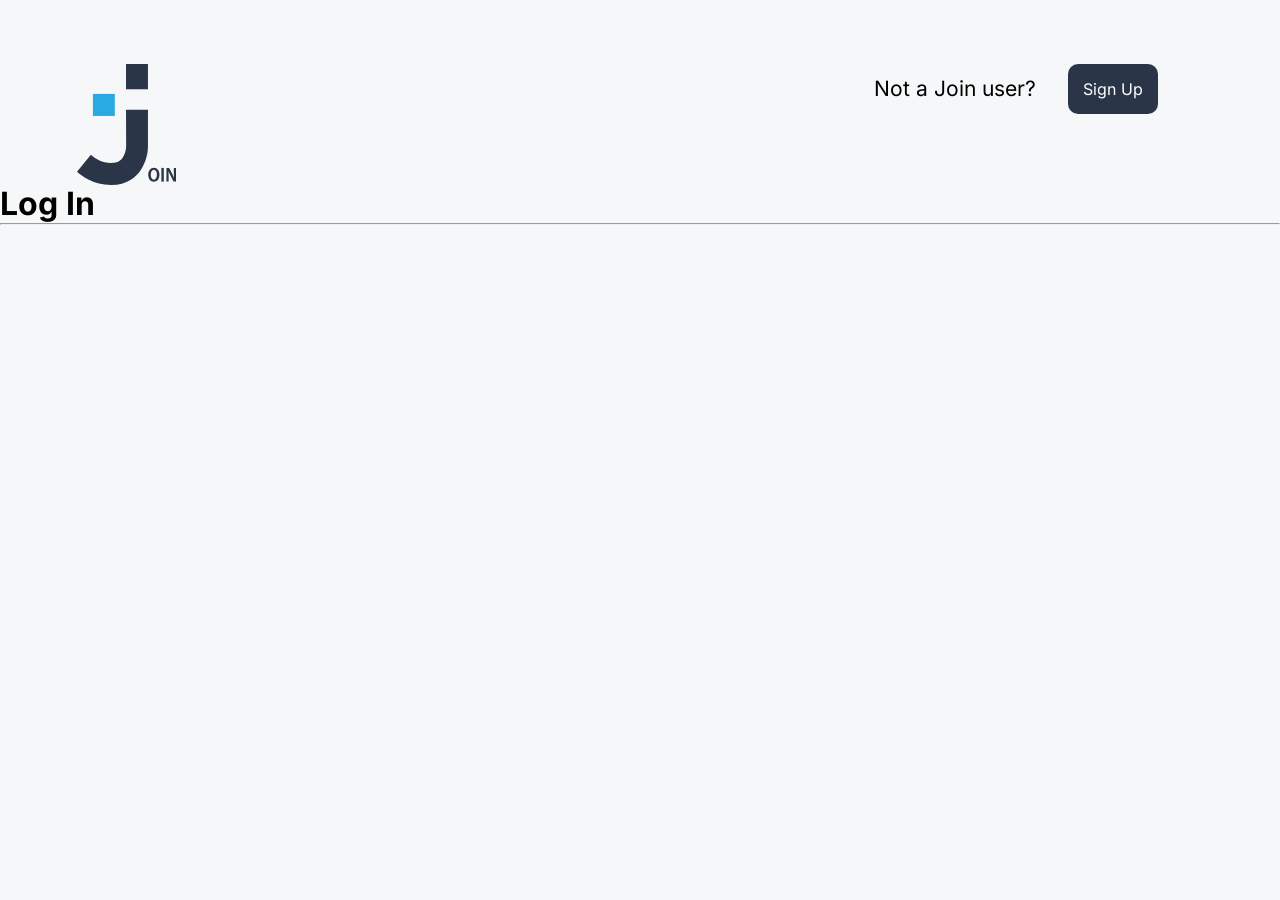
<file: index.html>
<!doctype html>
<html lang="en">
  <head>
    <meta charset="UTF-8" />
    <meta name="viewport" content="width=device-width, initial-scale=1.0" />
    <title>Join | Log in</title>
    <link
      rel="icon"
      href="./assets/icons/logoFavicon.svg"
      type="image/svg+xml"
    />
    <link rel="stylesheet" href="./src/styles/fonts.css" />
    <link rel="stylesheet" href="./src/styles/variables.css" />
    <link rel="stylesheet" href="./src/styles/standard.css" />
    <link rel="stylesheet" href="./src/styles/layout.css" />
    <link rel="stylesheet" href="./src/styles/startAnimation.css" />
    <link rel="stylesheet" href="./src/styles/start.css" />

    <script src="./script/api.js"></script>
    <script src="./script/script.js"></script>
  </head>
  <body class="start_screen">
    <div class="start_animation_overlay">
      <svg
        class="start_animation_logo"
        viewBox="0 0 101 122"
        xmlns="http://www.w3.org/2000/svg"
      >
        <defs>
          <mask
            id="startLogoJMask"
            maskUnits="userSpaceOnUse"
            x="-30"
            y="0"
            width="160"
            height="160"
          >
            <path
              class="start_logo_j_mask_path"
              pathLength="1"
              d="M-4 92 C10 106 22 111 34.4 111 C50 111 60.6 100 60.6 82 V44"
            />
          </mask>
        </defs>
        <path
          class="start_logo_dark start_logo_dot"
          d="M71.6725 0H49.5146V25.4923H71.6725V0Z"
        />
        <path
          class="start_logo_dark"
          mask="url(#startLogoJMask)"
          d="M49.5142 46.2251H71.6721V82.1779C71.7733 90.8292 69.3112 99.3153 64.5986 106.557C59.9455 113.594 50.963 121.966 34.3446 121.966C16.2434 121.966 5.69286 113.406 0 108.715L13.9765 91.4743C19.533 96.0112 24.885 99.7435 34.4299 99.7435C41.6567 99.7435 44.5372 96.7988 46.2247 94.2307C48.5186 90.6637 49.7052 86.4923 49.6335 82.2464L49.5142 46.2251Z"
        />
        <circle class="start_logo_ring" cx="49.5" cy="41.2601" r="16" />
        <rect
          class="start_logo_particle start_logo_particle_1"
          x="36"
          y="50"
          width="1.8"
          height="1.8"
        />
        <rect
          class="start_logo_particle start_logo_particle_2"
          x="38.5"
          y="51"
          width="1.4"
          height="1.4"
        />
        <rect
          class="start_logo_particle start_logo_particle_3"
          x="40"
          y="49.5"
          width="1.8"
          height="1.8"
        />
        <rect
          class="start_logo_particle start_logo_particle_4"
          x="37"
          y="52"
          width="1.2"
          height="1.2"
        />
        <rect
          class="start_logo_particle start_logo_particle_5"
          x="39"
          y="50.5"
          width="1.2"
          height="1.2"
        />
        <path
          class="start_logo_blue start_logo_square"
          d="M38.2135 30.1318H16.0557V52.3884H38.2135V30.1318Z"
        />
        <path
          class="start_logo_dark start_logo_letter start_logo_letter_o"
          d="M83.2795 111.522C83.2795 116.265 80.8762 118.815 77.5184 118.815C74.1607 118.815 71.9619 115.785 71.9619 111.762C71.9619 107.739 74.2288 104.554 77.7059 104.554C81.183 104.554 83.2795 107.687 83.2795 111.522ZM74.5356 111.711C74.5356 114.57 75.6776 116.675 77.6377 116.675C79.5978 116.675 80.7057 114.45 80.7057 111.539C80.7057 108.988 79.6831 106.592 77.6377 106.592C75.5924 106.592 74.5356 108.903 74.5356 111.711Z"
        />
        <path
          class="start_logo_dark start_logo_letter start_logo_letter_i"
          d="M87.6771 104.76V118.593H85.2227V104.76H87.6771Z"
        />
        <path
          class="start_logo_dark start_logo_letter start_logo_letter_n"
          d="M90.3359 118.593V104.76H93.0631L95.9947 110.461C96.7494 111.952 97.4209 113.483 98.006 115.049C97.8526 113.337 97.7844 111.368 97.7844 109.177V104.76H100.034V118.593H97.4946L94.5289 112.772C93.7437 111.243 93.0438 109.671 92.4324 108.064C92.4324 109.776 92.5517 111.711 92.5517 114.09V118.576L90.3359 118.593Z"
        />
      </svg>
    </div>
    <header class="header_start_screen">
      <img
        class="header_start_icon"
        src="assets/icons/logoFavicon.svg"
        alt="Join Logo"
        onclick="location.href = 'index.html'"
      />
      <div class="header_start_content">
        <p class="header_start_text">Not a Join user?</p>
        <button
          class="header_signUp_button"
          onclick="location.href = 'src/htmls/signUpPage.html'">
          Sign Up
        </button>
      </div>
    </header>
    <main class="start_content">
      <div class="card_layout log_in_card">
        <h1 class="card_layout_title">Log In</h1>
        <hr class="card_layout_separator" />
      </div>
    </main>
  </body>
</html>
</file>
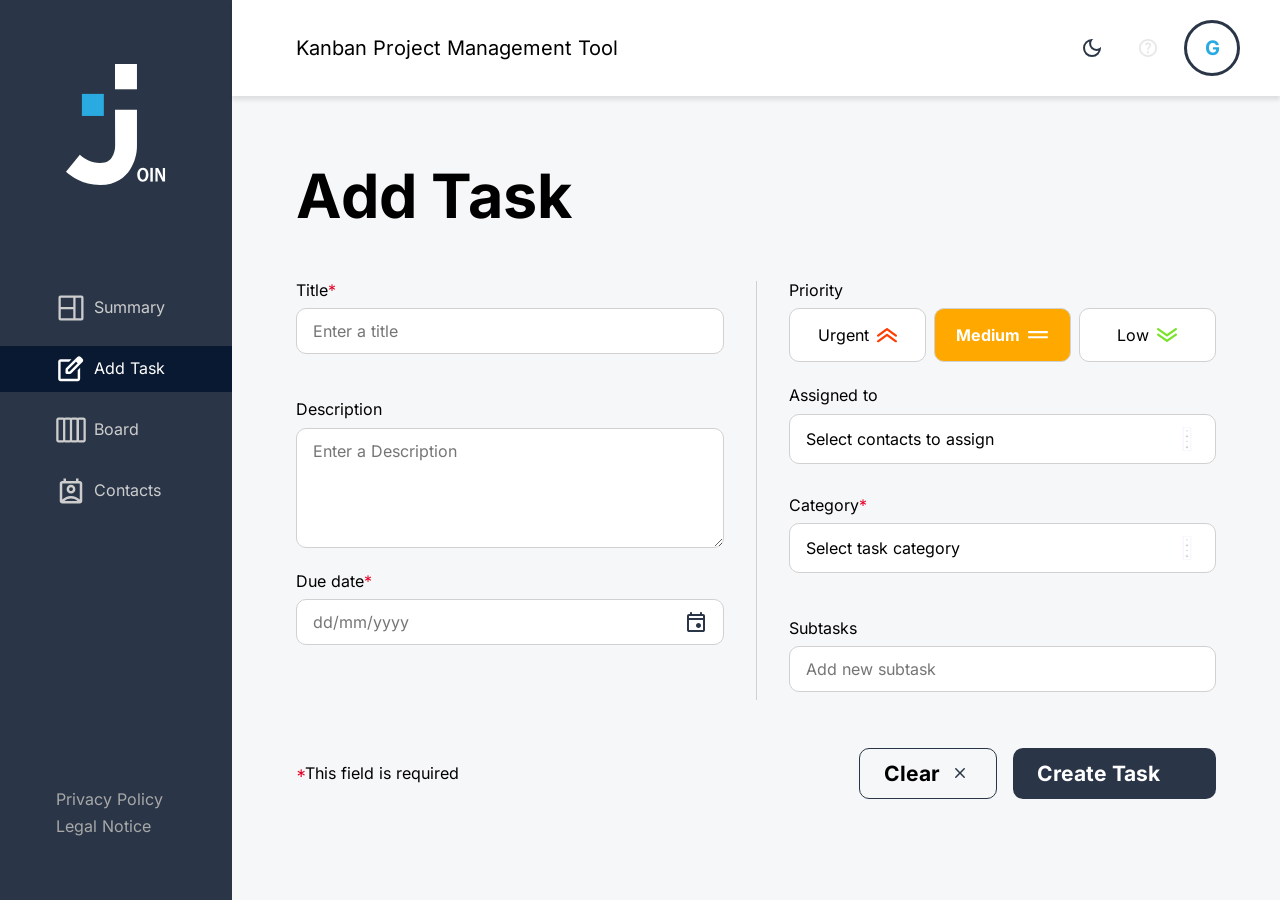
<file: src/htmls/addTask.html>
<!doctype html>
<html lang="en">

<head>
    <meta charset="UTF-8" />
    <meta name="viewport" content="width=device-width, initial-scale=1.0" />
    <title>Join | Add Task</title>
    <link rel="icon" href="../../assets/icons/logoFavicon.svg" type="image/svg+xml" />
    <link rel="stylesheet" href="../styles/fonts.css" />
    <link rel="stylesheet" href="../styles/variables.css" />
    <link rel="stylesheet" href="../styles/standard.css" />
    <link rel="stylesheet" href="../styles/layout.css" />
    <link rel="stylesheet" href="../styles/addTask.css" />
    <script src="../../script/script.js"></script>
    <script src="../../script/addTask.js"></script>
</head>

<body class="app" onload="initAddTaskPage()">
    <div id="sidebarContainer" w3-include-html="../templates/sidebar.html"></div>
    <div id="headerContainer" w3-include-html="../templates/header.html"></div>

    <main class="add-task-page">
        <h1 class="add-task-title">Add Task</h1>
        <div id="addTaskPage"></div>
    </main>
</body>

</html>
</file>
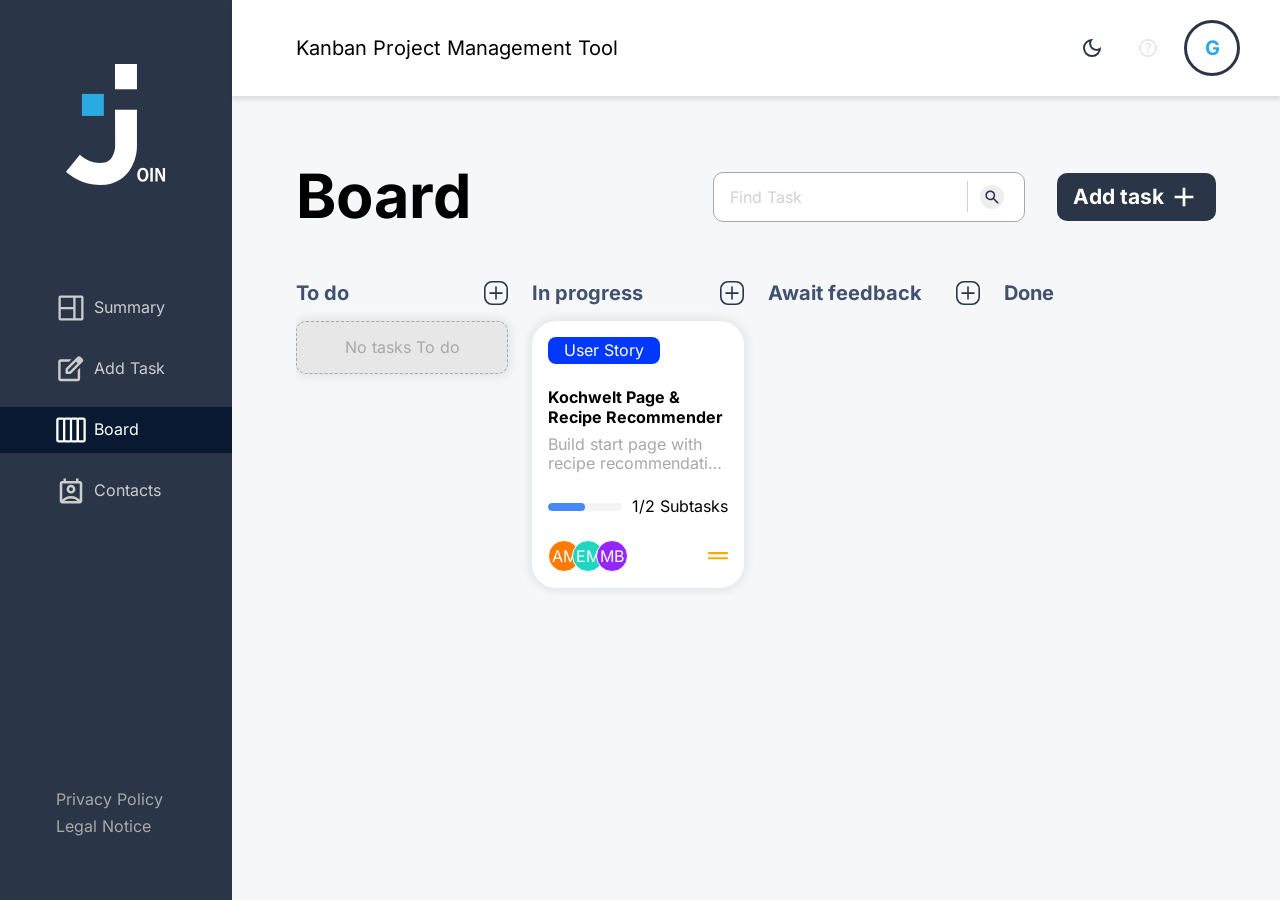
<file: src/htmls/board.html>
<!doctype html>
<html lang="en">
  <head>
    <meta charset="UTF-8" />
    <meta name="viewport" content="width=device-width, initial-scale=1.0" />
    <title>Join | Board</title>
    <link
      rel="icon"
      href="../../assets/icons/logoFavicon.svg"
      type="image/svg+xml"
    />
    <link rel="stylesheet" href="../styles/fonts.css" />
    <link rel="stylesheet" href="../styles/variables.css" />
    <link rel="stylesheet" href="../styles/standard.css" />
    <link rel="stylesheet" href="../styles/layout.css" />
    <link rel="stylesheet" href="../styles/board.css" />
    <link rel="stylesheet" href="../styles/boardDialog.css" />
    <script src="../../script/api.js"></script>
    <script src="../../script/script.js"></script>
  </head>

  <body class="app" onload="initLayout()">
    <!-- Sidebar and header come from the shared templates (built by the team) -->
    <div
      id="sidebarContainer"
      w3-include-html="../templates/sidebar.html"
    ></div>
    <div id="headerContainer" w3-include-html="../templates/header.html"></div>

    <main class="board-page">
      <div class="board-head">
        <h1 class="board-title">Board</h1>

        <div class="board-actions">
          <form class="search-box" role="search" onsubmit="return false;">
            <label for="searchInput" class="visually-hidden">Find task</label>
            <input
              id="searchInput"
              class="search-input"
              type="search"
              placeholder="Find Task"
              autocomplete="off"
            />
            <span class="search-divider"></span>
            <button
              class="search-button"
              type="submit"
              aria-label="Search tasks"
            >
              <img
                class="icon-adapt"
                src="../../assets/icons/search.svg"
                alt=""
              />
            </button>
          </form>

          <button class="add-task-button" type="button" aria-label="Add task">
            <span>Add task</span>
            <img src="../../assets/icons/addWhite.svg" alt="" />
          </button>
        </div>
      </div>

      <p id="searchEmptyMessage" class="search-empty" hidden>
        No results found
      </p>

      <div class="board-columns">
        <section class="board-column" aria-labelledby="toDoTitle">
          <div class="column-head">
            <h2 id="toDoTitle" class="column-title">To do</h2>
            <button
              class="column-add-button icon-adapt"
              type="button"
              aria-label="Add task to To do"
            ></button>
          </div>
          <div id="toDo" class="column-list">
            <!-- Example, replaced by renderColumn('toDo') later -->
            <div class="column-empty">No tasks To do</div>
          </div>
        </section>

        <section class="board-column" aria-labelledby="inProgressTitle">
          <div class="column-head">
            <h2 id="inProgressTitle" class="column-title">In progress</h2>
            <button
              class="column-add-button icon-adapt"
              type="button"
              aria-label="Add task to In progress"
            ></button>
          </div>
          <div id="inProgress" class="column-list">
            <!-- Example card for styling, moved to boardTemplates.js later -->
            <article class="task-card" draggable="true" tabindex="0">
              <span class="task-label task-label--user-story">User Story</span>
              <div class="task-card-text">
                <h3 class="task-card-title">
                  Kochwelt Page &amp; Recipe Recommender
                </h3>
                <p class="task-card-description">
                  Build start page with recipe recommendation and a weekly plan.
                </p>
              </div>
              <div class="task-progress">
                <div class="progress-bar">
                  <div class="progress-fill" style="width: 50%"></div>
                </div>
                <span class="progress-text">1/2 Subtasks</span>
              </div>
              <div class="task-card-footer">
                <div class="avatar-group">
                  <span class="avatar" style="background-color: var(--avatar-1)"
                    >AM</span
                  >
                  <span class="avatar" style="background-color: var(--avatar-6)"
                    >EM</span
                  >
                  <span class="avatar" style="background-color: var(--avatar-4)"
                    >MB</span
                  >
                </div>
                <img
                  class="task-prio"
                  src="../../assets/icons/prioMedium.svg"
                  alt="Priority medium"
                />
              </div>
            </article>
          </div>
        </section>

        <section class="board-column" aria-labelledby="awaitFeedbackTitle">
          <div class="column-head">
            <h2 id="awaitFeedbackTitle" class="column-title">Await feedback</h2>
            <button
              class="column-add-button icon-adapt"
              type="button"
              aria-label="Add task to Await feedback"
            ></button>
          </div>
          <div id="awaitFeedback" class="column-list"></div>
        </section>

        <section class="board-column" aria-labelledby="doneTitle">
          <div class="column-head">
            <h2 id="doneTitle" class="column-title">Done</h2>
          </div>
          <div id="done" class="column-list"></div>
        </section>
      </div>
    </main>

    <!-- Task detail overlay -->
    <dialog
      id="taskDialog"
      class="board-dialog task-detail"
      aria-labelledby="taskDetailTitle"
    >
      <!-- Example content, moved to boardTemplates.js later -->
      <div class="task-detail-head">
        <span class="task-label task-label--technical">Technical Task</span>
        <button
          class="dialog-close"
          type="button"
          aria-label="Close task details"
        >
          <img class="icon-adapt" src="../../assets/icons/close.svg" alt="" />
        </button>
      </div>

      <h2 id="taskDetailTitle" class="task-detail-title">
        CSS Architecture Planning
      </h2>
      <p class="task-detail-description">
        Define CSS naming conventions and structure.
      </p>

      <dl class="task-detail-info">
        <dt>Due date:</dt>
        <dd>02/09/2026</dd>
        <dt>Priority:</dt>
        <dd class="task-detail-prio">
          Urgent <img src="../../assets/icons/prioUrgent.svg" alt="" />
        </dd>
      </dl>

      <div class="task-detail-section">
        <h3 class="task-detail-subtitle">Assigned To:</h3>
        <ul class="task-detail-people">
          <li>
            <span
              class="avatar avatar--large"
              style="background-color: var(--avatar-5)"
              >SM</span
            >Sofia Müller (You)
          </li>
          <li>
            <span
              class="avatar avatar--large"
              style="background-color: var(--avatar-3)"
              >BZ</span
            >Benedikt Ziegler
          </li>
        </ul>
      </div>

      <div class="task-detail-section">
        <h3 class="task-detail-subtitle">Subtasks</h3>
        <ul class="task-detail-subtasks">
          <li>
            <label class="subtask-check">
              <input type="checkbox" checked />
              <span>Establish CSS Methodology</span>
            </label>
          </li>
          <li>
            <label class="subtask-check">
              <input type="checkbox" />
              <span>Setup Base Styles</span>
            </label>
          </li>
        </ul>
      </div>

      <div class="task-detail-actions">
        <button class="text-button" type="button" aria-label="Delete task">
          <img
            class="icon-adapt"
            src="../../assets/icons/delete.svg"
            alt=""
          />Delete
        </button>
        <span class="task-detail-divider"></span>
        <button class="text-button" type="button" aria-label="Edit task">
          <img
            class="icon-adapt"
            src="../../assets/icons/edit.svg"
            alt=""
          />Edit
        </button>
      </div>
    </dialog>

    <!-- Add task overlay: the form comes from the shared Add Task template -->
    <dialog
      id="addTaskDialog"
      class="board-dialog add-task-dialog"
      aria-label="Add task"
    >
      <button class="dialog-close" type="button" aria-label="Close add task">
        <img class="icon-adapt" src="../../assets/icons/close.svg" alt="" />
      </button>
      <div id="addTaskFormContainer"></div>
    </dialog>
  </body>
</html>
</file>
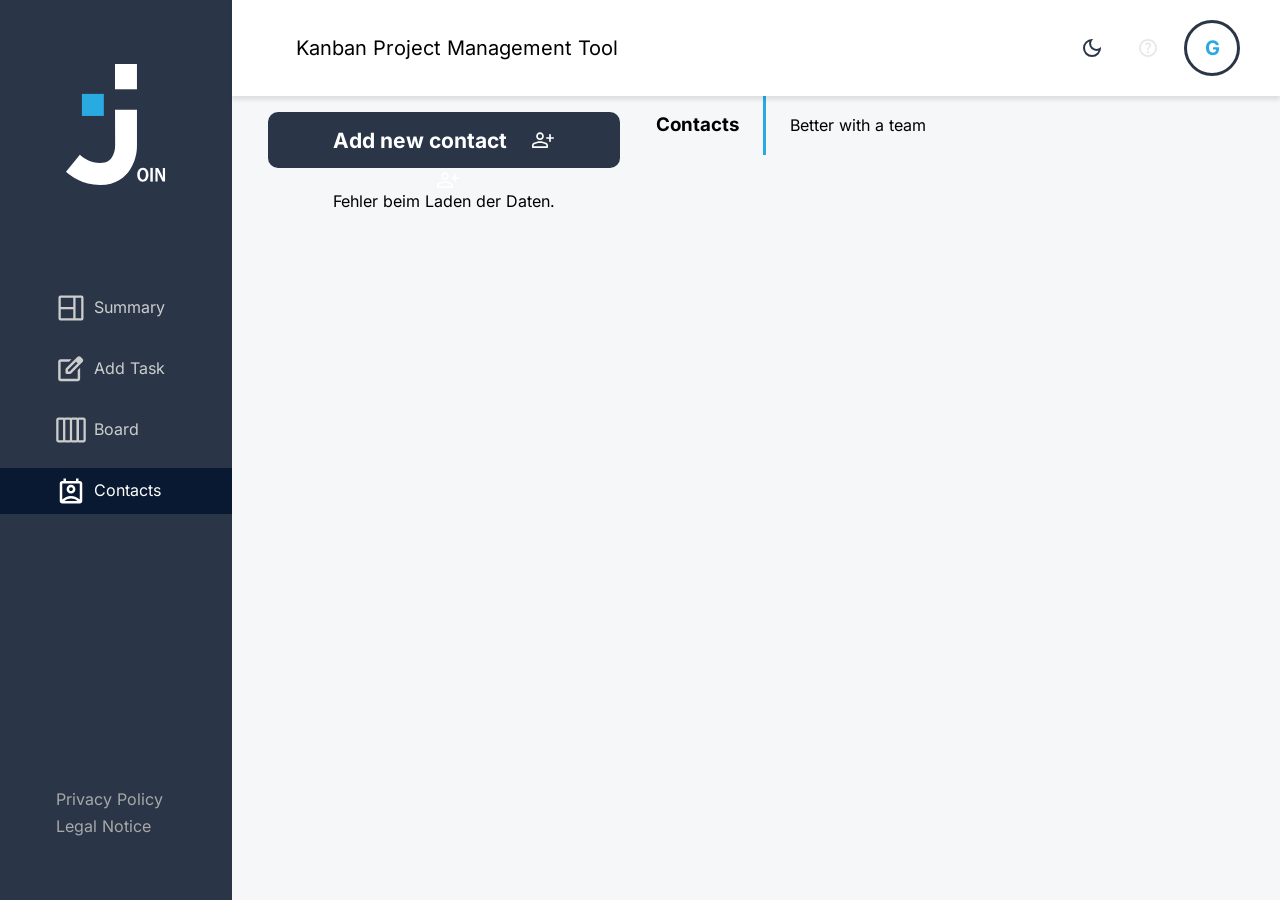
<file: src/htmls/contacts.html>
<!doctype html>
<html lang="en">
  <head>
    <meta charset="UTF-8" />
    <meta name="viewport" content="width=device-width, initial-scale=1.0" />
    <title>Join | Contacts</title>
    <link
      rel="icon"
      href="../../assets/icons/logoFavicon.svg"
      type="image/svg+xml"
    />
    <link rel="stylesheet" href="../styles/fonts.css" />
    <link rel="stylesheet" href="../styles/variables.css" />
    <link rel="stylesheet" href="../styles/standard.css" />
    <link rel="stylesheet" href="../styles/layout.css" />
    <link rel="stylesheet" href="../styles/standard.css" />
    <link rel="stylesheet" href="../styles/contacts.css" />
    <script src="../../script/api.js"></script>
    <script src="../../script/script.js"></script>
    <script src="../../script/contacts.js"></script>
  </head>

  <body class="app" onload="initLayout(); renderContacts()">
    <!-- Sidebar and header come from the shared templates (built by the team) -->
    <div
      id="sidebarContainer"
      w3-include-html="../templates/sidebar.html"
    ></div>
    <div id="headerContainer" w3-include-html="../templates/header.html"></div>

    <main id="contacts-page">
        <section class="contacts-list">
          <button id="btn-new-contact">
            Add new contact
            <img
              id="icon-new-contact"
              src="/assets/icons/person_add.svg"
              alt="new contact"
            />
          </button>
          <img
            id="icon-new-contact"
            src="/assets/icons/person_add.svg"
            alt="new contact"
          />
          <div id="contacts-list-contact"></div>
        </section>

        <section class="contact-details">
          <article id="contact-details-container">
            <div class="contact-details-header">
              <h3>Contacts</h3>
              <div class="seperator"></div>
              <p class="headline-txt">Better with a team</p>
            </div>





            
          </article>
        </section>
    </main>
  </body>
</html>
</file>
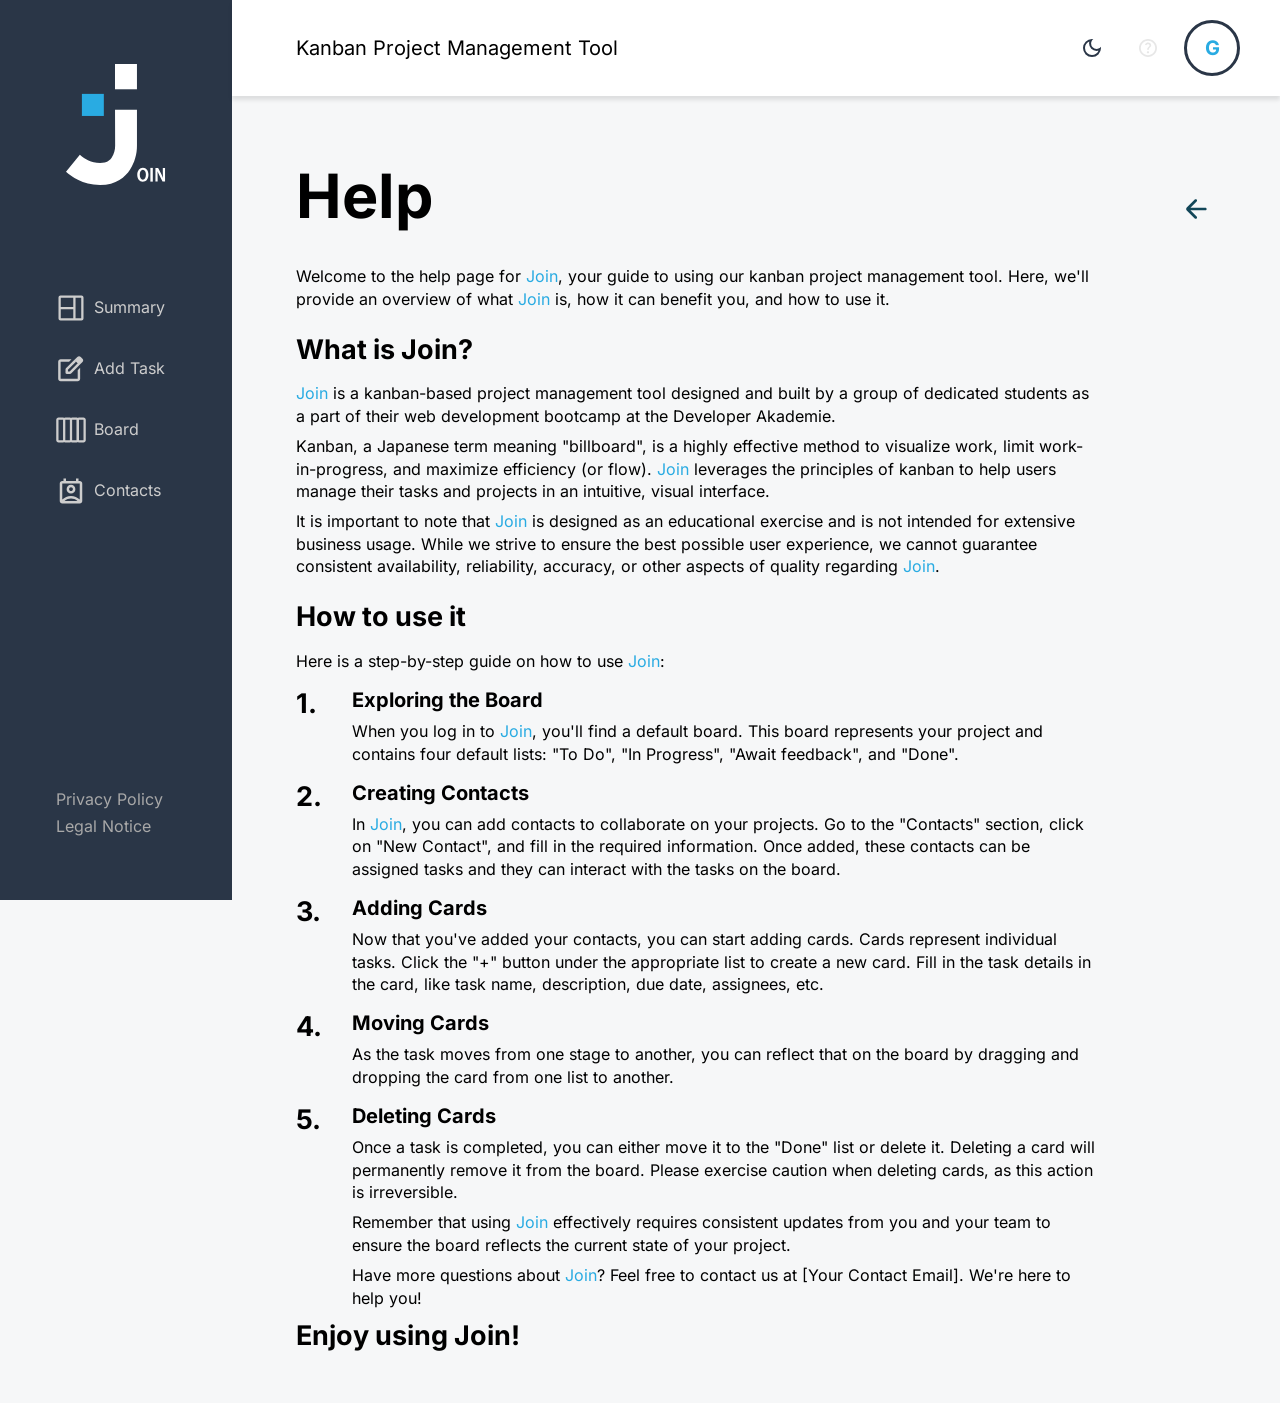
<file: src/htmls/help.html>
<!doctype html>
<html lang="en">
  <head>
    <meta charset="UTF-8" />
    <meta name="viewport" content="width=device-width, initial-scale=1.0" />
    <title>Join | Help</title>
    <link
      rel="icon"
      href="../../assets/icons/logoFavicon.svg"
      type="image/svg+xml"
    />
    <link rel="stylesheet" href="../styles/fonts.css" />
    <link rel="stylesheet" href="../styles/variables.css" />
    <link rel="stylesheet" href="../styles/standard.css" />
    <link rel="stylesheet" href="../styles/layout.css" />
    <link rel="stylesheet" href="../styles/legal.css" />
    <script src="../../script/script.js"></script>
  </head>

  <body class="app" onload="initLayout()">
    <div
      id="sidebarContainer"
      w3-include-html="../templates/sidebar.html"
    ></div>
    <div id="headerContainer" w3-include-html="../templates/header.html"></div>

    <main class="legal-page">
      <div class="legal-head">
        <h1 class="legal-title">Help</h1>
        <button
          class="back-button"
          onclick="history.back()"
          aria-label="Go back"
        >
          <img
            src="../../assets/icons/arrowLeft.svg"
            alt=""
            class="icon-adapt"
          />
        </button>
      </div>

      <p>
        Welcome to the help page for <span class="join-name">Join</span>, your
        guide to using our kanban project management tool. Here, we'll provide
        an overview of what <span class="join-name">Join</span> is, how it can
        benefit you, and how to use it.
      </p>

      <section>
        <h2>What is Join?</h2>
        <p>
          <span class="join-name">Join</span> is a kanban-based project
          management tool designed and built by a group of dedicated students as
          a part of their web development bootcamp at the Developer Akademie.
        </p>
        <p>
          Kanban, a Japanese term meaning "billboard", is a highly effective
          method to visualize work, limit work-in-progress, and maximize
          efficiency (or flow). <span class="join-name">Join</span> leverages
          the principles of kanban to help users manage their tasks and projects
          in an intuitive, visual interface.
        </p>
        <p>
          It is important to note that <span class="join-name">Join</span> is
          designed as an educational exercise and is not intended for extensive
          business usage. While we strive to ensure the best possible user
          experience, we cannot guarantee consistent availability, reliability,
          accuracy, or other aspects of quality regarding
          <span class="join-name">Join</span>.
        </p>
      </section>

      <section>
        <h2>How to use it</h2>
        <p>
          Here is a step-by-step guide on how to use
          <span class="join-name">Join</span>:
        </p>

        <ol class="help-steps">
          <li>
            <h3>Exploring the Board</h3>
            <p>
              When you log in to <span class="join-name">Join</span>, you'll
              find a default board. This board represents your project and
              contains four default lists: "To Do", "In Progress", "Await
              feedback", and "Done".
            </p>
          </li>
          <li>
            <h3>Creating Contacts</h3>
            <p>
              In <span class="join-name">Join</span>, you can add contacts to
              collaborate on your projects. Go to the "Contacts" section, click
              on "New Contact", and fill in the required information. Once
              added, these contacts can be assigned tasks and they can interact
              with the tasks on the board.
            </p>
          </li>
          <li>
            <h3>Adding Cards</h3>
            <p>
              Now that you've added your contacts, you can start adding cards.
              Cards represent individual tasks. Click the "+" button under the
              appropriate list to create a new card. Fill in the task details in
              the card, like task name, description, due date, assignees, etc.
            </p>
          </li>
          <li>
            <h3>Moving Cards</h3>
            <p>
              As the task moves from one stage to another, you can reflect that
              on the board by dragging and dropping the card from one list to
              another.
            </p>
          </li>
          <li>
            <h3>Deleting Cards</h3>
            <p>
              Once a task is completed, you can either move it to the "Done"
              list or delete it. Deleting a card will permanently remove it from
              the board. Please exercise caution when deleting cards, as this
              action is irreversible.
            </p>
            <p>
              Remember that using
              <span class="join-name">Join</span> effectively requires
              consistent updates from you and your team to ensure the board
              reflects the current state of your project.
            </p>
            <p>
              Have more questions about <span class="join-name">Join</span>?
              Feel free to contact us at [Your Contact Email]. We're here to
              help you!
            </p>
          </li>
        </ol>
      </section>

      <p class="legal-closing">Enjoy using Join!</p>
    </main>
  </body>
</html>
</file>
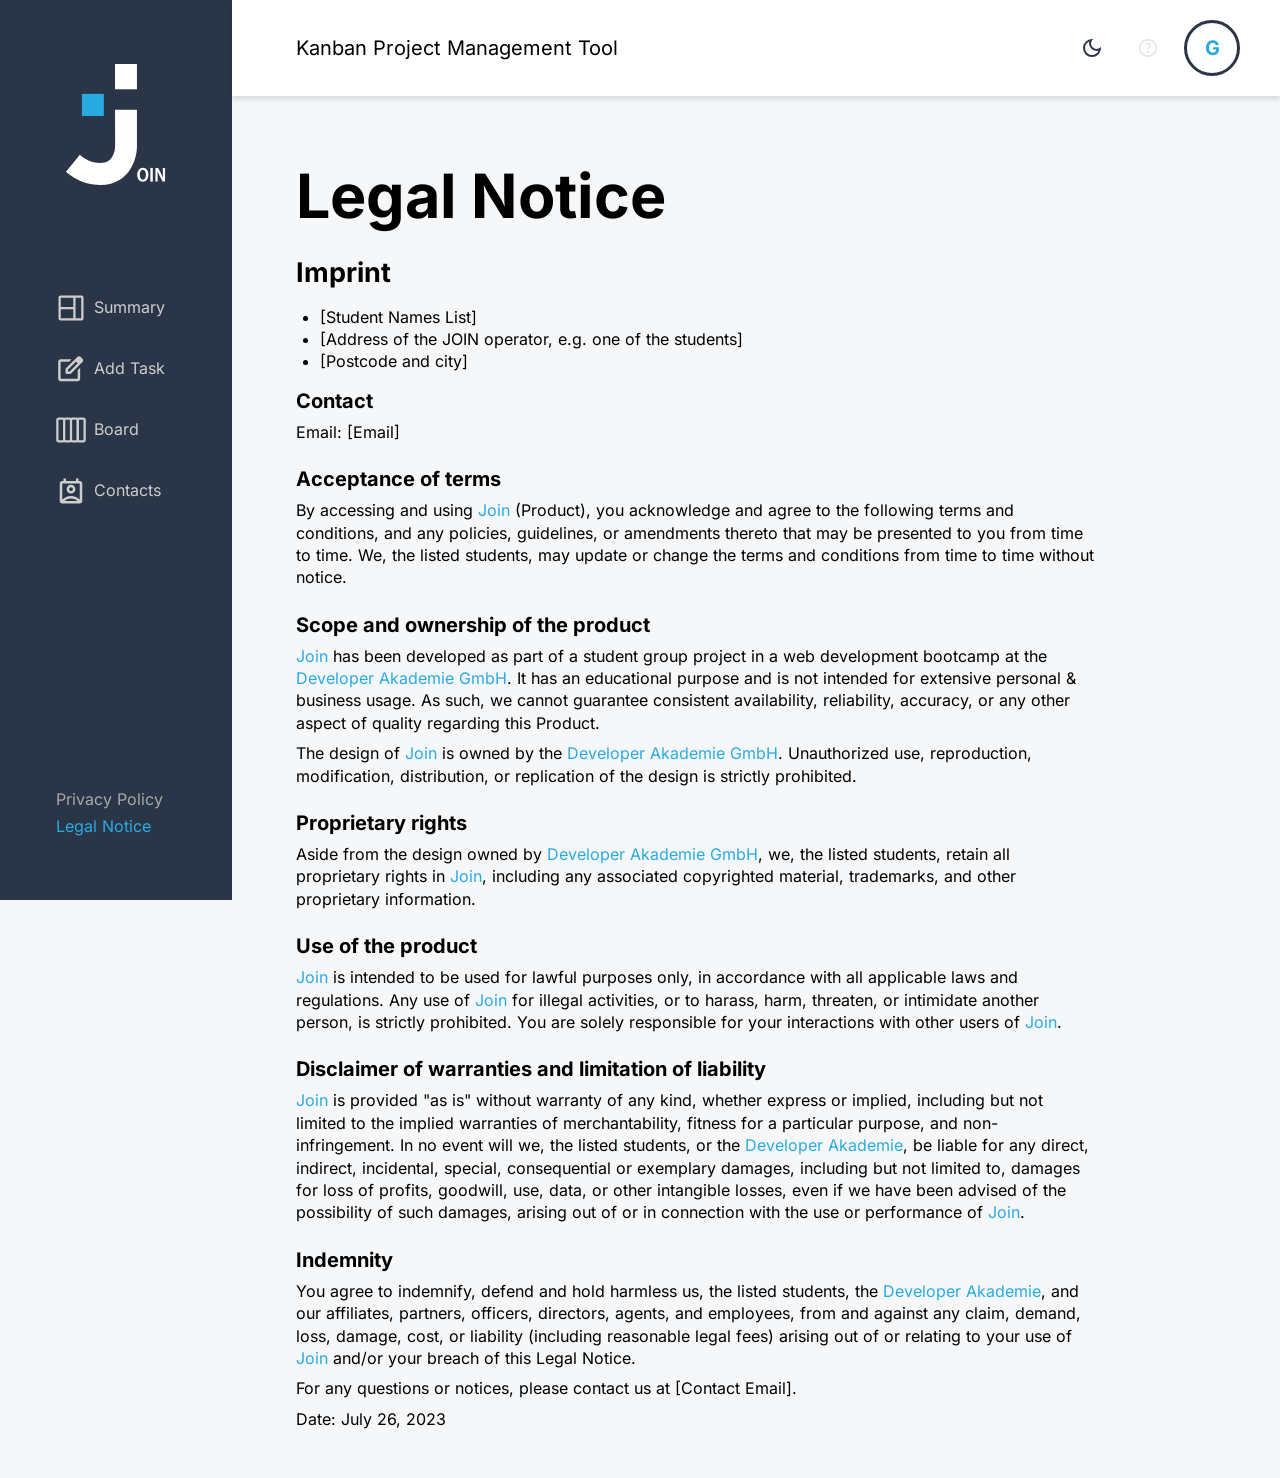
<file: src/htmls/legalNotice.html>
<!doctype html>
<html lang="en">
  <head>
    <meta charset="UTF-8" />
    <meta name="viewport" content="width=device-width, initial-scale=1.0" />
    <title>Join | Legal Notice</title>
    <link
      rel="icon"
      href="../../assets/icons/logoFavicon.svg"
      type="image/svg+xml"
    />
    <link rel="stylesheet" href="../styles/fonts.css" />
    <link rel="stylesheet" href="../styles/variables.css" />
    <link rel="stylesheet" href="../styles/standard.css" />
    <link rel="stylesheet" href="../styles/layout.css" />
    <link rel="stylesheet" href="../styles/legal.css" />
    <script src="../../script/script.js"></script>
  </head>

  <body class="app" onload="initLayout()">
    <div
      id="sidebarContainer"
      w3-include-html="../templates/sidebar.html"
    ></div>
    <div id="headerContainer" w3-include-html="../templates/header.html"></div>

    <main class="legal-page">
      <h1 class="legal-title">Legal Notice</h1>

      <section>
        <h2>Imprint</h2>
        <ul>
          <li>[Student Names List]</li>
          <li>[Address of the JOIN operator, e.g. one of the students]</li>
          <li>[Postcode and city]</li>
        </ul>
        <h3>Contact</h3>
        <p>Email: [Email]</p>
      </section>

      <section>
        <h3>Acceptance of terms</h3>
        <p>
          By accessing and using <span class="join-name">Join</span> (Product),
          you acknowledge and agree to the following terms and conditions, and
          any policies, guidelines, or amendments thereto that may be presented
          to you from time to time. We, the listed students, may update or
          change the terms and conditions from time to time without notice.
        </p>
      </section>

      <section>
        <h3>Scope and ownership of the product</h3>
        <p>
          <span class="join-name">Join</span> has been developed as part of a
          student group project in a web development bootcamp at the
          <span class="join-name">Developer Akademie GmbH</span>. It has an
          educational purpose and is not intended for extensive personal &amp;
          business usage. As such, we cannot guarantee consistent availability,
          reliability, accuracy, or any other aspect of quality regarding this
          Product.
        </p>
        <p>
          The design of <span class="join-name">Join</span> is owned by the
          <span class="join-name">Developer Akademie GmbH</span>. Unauthorized
          use, reproduction, modification, distribution, or replication of the
          design is strictly prohibited.
        </p>
      </section>

      <section>
        <h3>Proprietary rights</h3>
        <p>
          Aside from the design owned by
          <span class="join-name">Developer Akademie GmbH</span>, we, the listed
          students, retain all proprietary rights in
          <span class="join-name">Join</span>, including any associated
          copyrighted material, trademarks, and other proprietary information.
        </p>
      </section>

      <section>
        <h3>Use of the product</h3>
        <p>
          <span class="join-name">Join</span> is intended to be used for lawful
          purposes only, in accordance with all applicable laws and regulations.
          Any use of <span class="join-name">Join</span> for illegal activities,
          or to harass, harm, threaten, or intimidate another person, is
          strictly prohibited. You are solely responsible for your interactions
          with other users of <span class="join-name">Join</span>.
        </p>
      </section>

      <section>
        <h3>Disclaimer of warranties and limitation of liability</h3>
        <p>
          <span class="join-name">Join</span> is provided "as is" without
          warranty of any kind, whether express or implied, including but not
          limited to the implied warranties of merchantability, fitness for a
          particular purpose, and non-infringement. In no event will we, the
          listed students, or the
          <span class="join-name">Developer Akademie</span>, be liable for any
          direct, indirect, incidental, special, consequential or exemplary
          damages, including but not limited to, damages for loss of profits,
          goodwill, use, data, or other intangible losses, even if we have been
          advised of the possibility of such damages, arising out of or in
          connection with the use or performance of
          <span class="join-name">Join</span>.
        </p>
      </section>

      <section>
        <h3>Indemnity</h3>
        <p>
          You agree to indemnify, defend and hold harmless us, the listed
          students, the <span class="join-name">Developer Akademie</span>, and
          our affiliates, partners, officers, directors, agents, and employees,
          from and against any claim, demand, loss, damage, cost, or liability
          (including reasonable legal fees) arising out of or relating to your
          use of <span class="join-name">Join</span> and/or your breach of this
          Legal Notice.
        </p>
        <p>
          For any questions or notices, please contact us at [Contact Email].
        </p>
        <p>Date: July 26, 2023</p>
      </section>
    </main>
  </body>
</html>
</file>
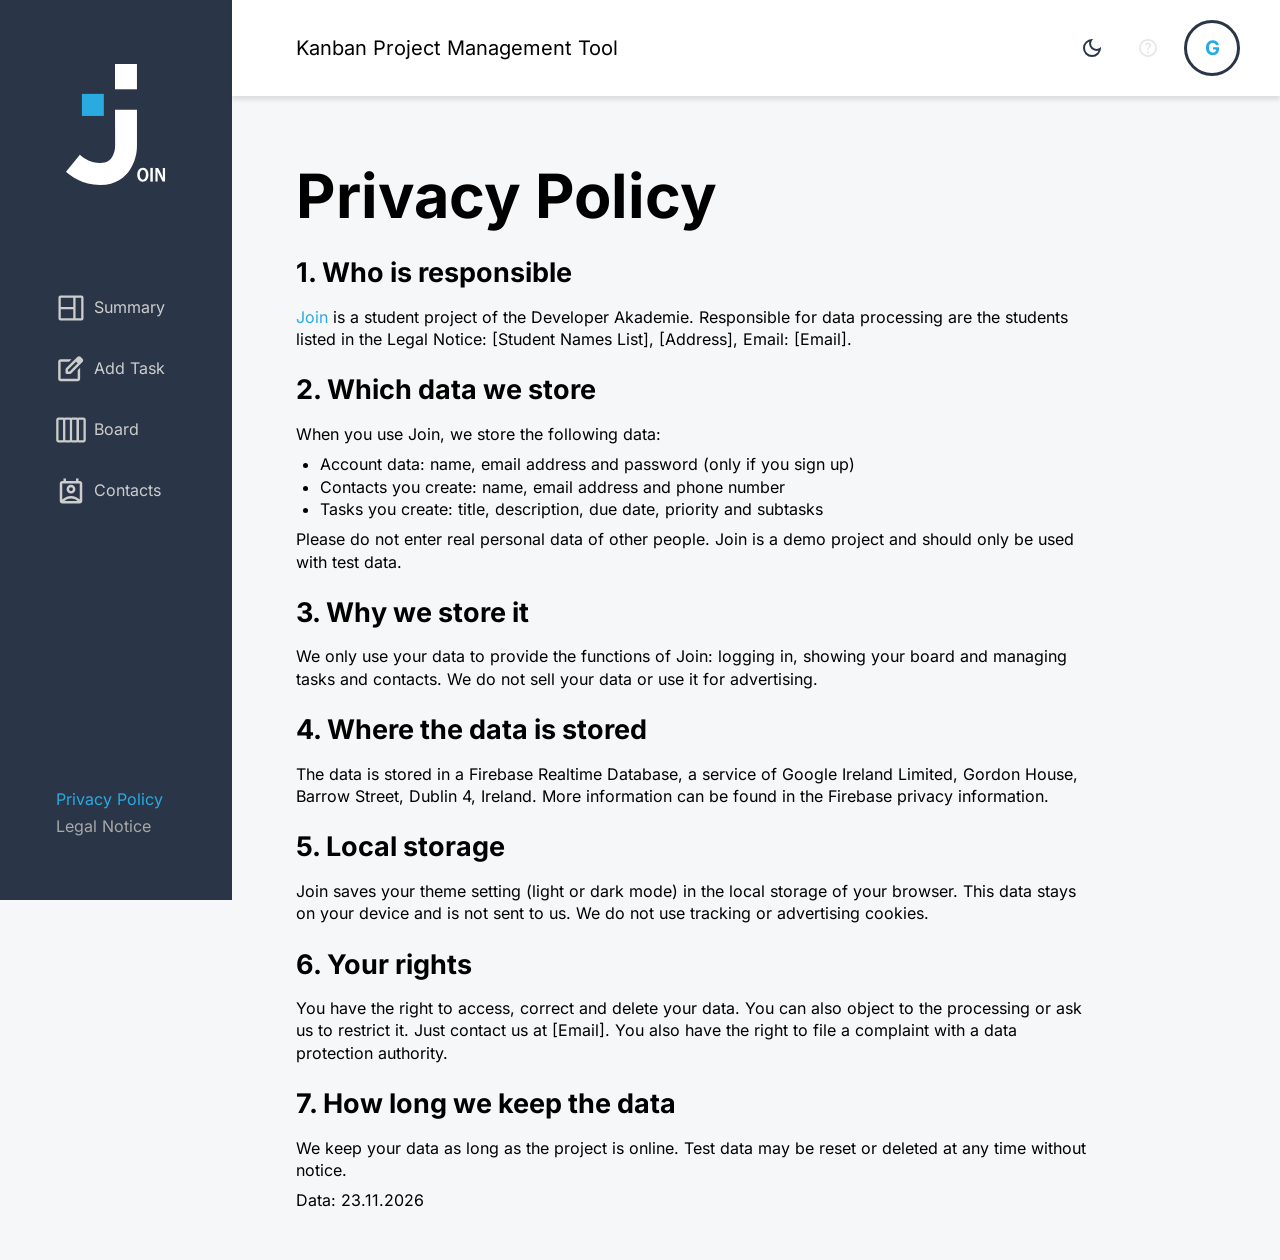
<file: src/htmls/privacyPolicy.html>
<!doctype html>
<html lang="en">
  <head>
    <meta charset="UTF-8" />
    <meta name="viewport" content="width=device-width, initial-scale=1.0" />
    <title>Join | Privacy Policy</title>
    <link
      rel="icon"
      href="../../assets/icons/logoFavicon.svg"
      type="image/svg+xml"
    />
    <link rel="stylesheet" href="../styles/fonts.css" />
    <link rel="stylesheet" href="../styles/variables.css" />
    <link rel="stylesheet" href="../styles/standard.css" />
    <link rel="stylesheet" href="../styles/layout.css" />
    <link rel="stylesheet" href="../styles/legal.css" />
    <script src="../../script/script.js"></script>
  </head>

  <body class="app" onload="initLayout()">
    <div
      id="sidebarContainer"
      w3-include-html="../templates/sidebar.html"
    ></div>
    <div id="headerContainer" w3-include-html="../templates/header.html"></div>

    <main class="legal-page">
      <h1 class="legal-title">Privacy Policy</h1>

      <section>
        <h2>1. Who is responsible</h2>
        <p>
          <span class="join-name">Join</span> is a student project of the
          Developer Akademie. Responsible for data processing are the students
          listed in the Legal Notice: [Student Names List], [Address], Email:
          [Email].
        </p>
      </section>

      <section>
        <h2>2. Which data we store</h2>
        <p>When you use Join, we store the following data:</p>
        <ul>
          <li>
            Account data: name, email address and password (only if you sign up)
          </li>
          <li>Contacts you create: name, email address and phone number</li>
          <li>
            Tasks you create: title, description, due date, priority and
            subtasks
          </li>
        </ul>
        <p>
          Please do not enter real personal data of other people. Join is a demo
          project and should only be used with test data.
        </p>
      </section>

      <section>
        <h2>3. Why we store it</h2>
        <p>
          We only use your data to provide the functions of Join: logging in,
          showing your board and managing tasks and contacts. We do not sell
          your data or use it for advertising.
        </p>
      </section>

      <section>
        <h2>4. Where the data is stored</h2>
        <p>
          The data is stored in a Firebase Realtime Database, a service of
          Google Ireland Limited, Gordon House, Barrow Street, Dublin 4,
          Ireland. More information can be found in the Firebase privacy
          information.
        </p>
      </section>

      <section>
        <h2>5. Local storage</h2>
        <p>
          Join saves your theme setting (light or dark mode) in the local
          storage of your browser. This data stays on your device and is not
          sent to us. We do not use tracking or advertising cookies.
        </p>
      </section>

      <section>
        <h2>6. Your rights</h2>
        <p>
          You have the right to access, correct and delete your data. You can
          also object to the processing or ask us to restrict it. Just contact
          us at [Email]. You also have the right to file a complaint with a data
          protection authority.
        </p>
      </section>

      <section>
        <h2>7. How long we keep the data</h2>
        <p>
          We keep your data as long as the project is online. Test data may be
          reset or deleted at any time without notice.
        </p>
        <p>Data: 23.11.2026</p>
      </section>
    </main>
  </body>
</html>
</file>
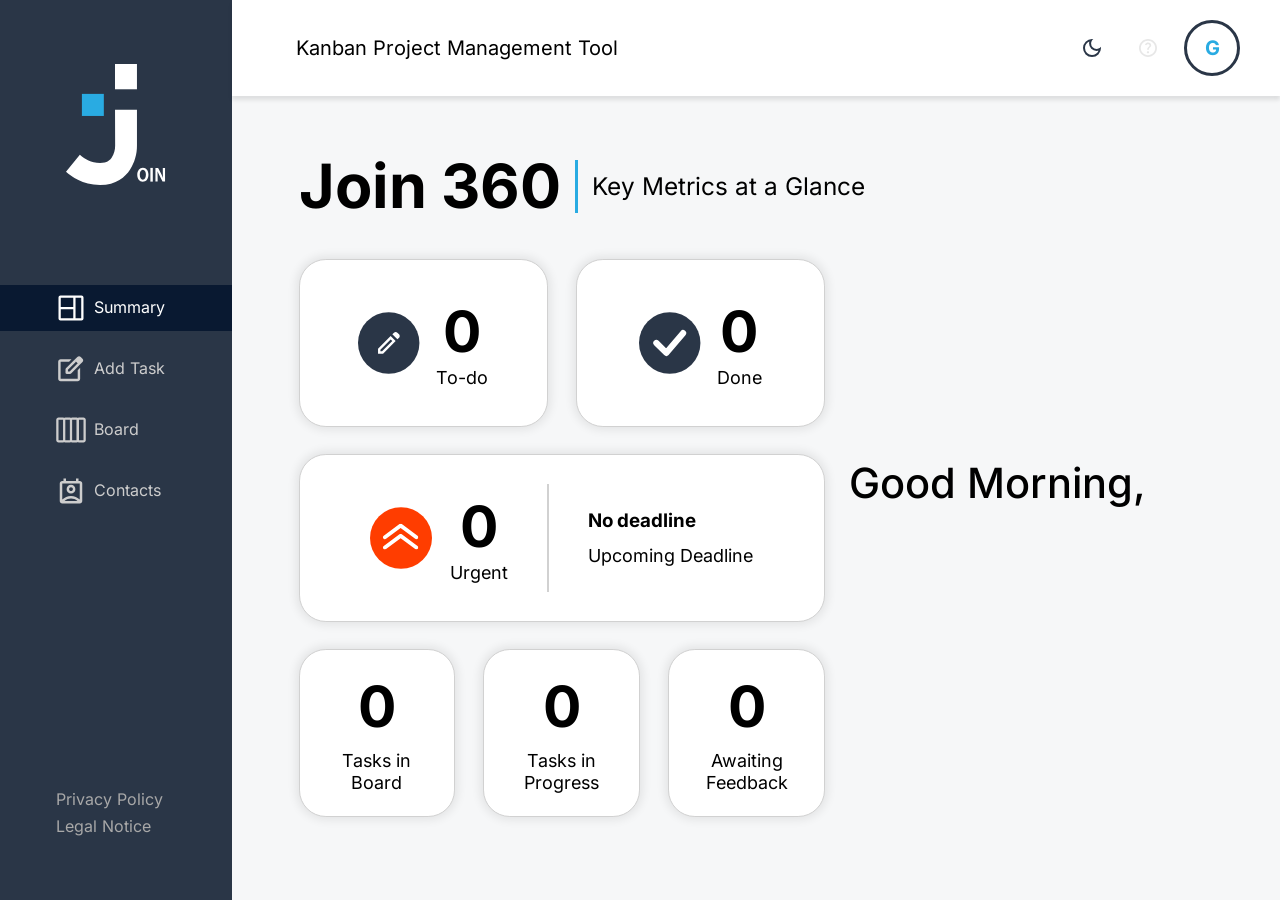
<file: src/htmls/summary.html>
<!doctype html>
<html lang="en">
  <head>
    <meta charset="UTF-8" />
    <meta name="viewport" content="width=device-width, initial-scale=1.0" />
    <title>Join | Summary</title>
    <link
      rel="icon"
      href="../../assets/icons/logoFavicon.svg"
      type="image/svg+xml"
    />
    <link rel="stylesheet" href="../styles/fonts.css" />
    <link rel="stylesheet" href="../styles/variables.css" />
    <link rel="stylesheet" href="../styles/standard.css" />
    <link rel="stylesheet" href="../styles/layout.css" />
    <link rel="stylesheet" href="../styles/summary.css" />

    <script src="../../script/api.js"></script>
    <script src="../../script/script.js"></script>
    <script src="../../script/summary.js"></script>
  </head>
  <body class="app" onload="initLayout(); showGreetingIntro()">
    <!-- Sidebar and header come from the shared templates (built by the team) -->
    <div
      id="sidebarContainer"
      w3-include-html="../templates/sidebar.html"
    ></div>
    <div id="headerContainer" w3-include-html="../templates/header.html"></div>

    <main>
      <div class="summary-container">
        <div class="summary-content">
          <div class="summary-headline">
            <h1>Join 360</h1>
            <div class="seperator"></div>
            <p class="headline-txt">Key Metrics at a Glance</p>
          </div>

          <section>
            <a class="task-summary summary-above" href="board.html">
              <svg
                class="summary-icon summary-icon-todo"
                viewBox="0 0 69 69"
                role="img"
                aria-label="To-do"
                xmlns="http://www.w3.org/2000/svg"
              >
                <circle
                  cx="34.5"
                  cy="34.5"
                  r="34.5"
                  fill="var(--color-main)"
                />
                <path
                  d="M25.1667 43.8332H27.0333L38.5333 32.3332L36.6667 30.4665L25.1667 41.9665V43.8332ZM44.2333 30.3998L38.5667 24.7998L40.4333 22.9332C40.9444 22.4221 41.5722 22.1665 42.3167 22.1665C43.0611 22.1665 43.6889 22.4221 44.2 22.9332L46.0667 24.7998C46.5778 25.3109 46.8444 25.9276 46.8667 26.6498C46.8889 27.3721 46.6444 27.9887 46.1333 28.4998L44.2333 30.3998ZM42.3 32.3665L28.1667 46.4998H22.5V40.8332L36.6333 26.6998L42.3 32.3665Z"
                  fill="white"
                />
              </svg>
              <div class="summary-txt-container">
                <h3 id="summaryTodoCount">0</h3>
                <p class="summary-txt">To-do</p>
              </div>
            </a>

            <a class="task-summary summary-above" href="board.html">
              <svg
                class="summary-icon summary-icon-done"
                viewBox="0 0 69 69"
                role="img"
                aria-label="Done"
                xmlns="http://www.w3.org/2000/svg"
              >
                <circle
                  cx="34.5"
                  cy="34.5"
                  r="34.5"
                  fill="var(--color-main)"
                />
                <path
                  d="M19.5283 34.5001L30.7571 45.5662L49.4717 23.4341"
                  fill="none"
                  stroke="white"
                  stroke-width="7"
                  stroke-linecap="round"
                  stroke-linejoin="round"
                />
              </svg>
              <div class="summary-txt-container">
                <h3 id="summaryDoneCount">0</h3>
                <p class="summary-txt">Done</p>
              </div>
            </a>

            <a class="task-summary summary-middle" href="board.html">
              <img
                class="summary-icon"
                src="../../assets/icons/urgent.svg"
                alt="Urgent"
              />
              <div class="summary-txt-container">
                <h3 id="summaryUrgentCount">0</h3>
                <p class="summary-txt">Urgent</p>
              </div>

              <div class="summary-seperator"></div>

              <div class="summary-txt-container">
                <h4 id="summaryUpcomingDeadline">No deadline</h4>
                <p class="summary-txt deadline">Upcoming Deadline</p>
              </div>
            </a>

            <a class="task-summary summary-below" href="board.html">
              <h3 id="summaryBoardCount">0</h3>
              <p class="summary-txt summary-below-txt">Tasks in Board</p>
            </a>

            <a class="task-summary summary-below" href="board.html">
              <h3 id="summaryInProgressCount">0</h3>
              <p class="summary-txt summary-below-txt">Tasks in Progress</p>
            </a>

            <a class="task-summary summary-below" href="board.html">
              <h3 id="summaryAwaitFeedbackCount">0</h3>
              <p class="summary-txt summary-below-txt">Awaiting Feedback</p>
            </a>
          </section>
        </div>
        <div class="summary-greeting">
          <h2>
            <span class="greeting-message">Good Morning,</span><br /><span
              class="name"
            ></span>
          </h2>
        </div>
      </div>
    </main>
  </body>
</html>
</file>
<file: src/styles/fonts.css>
/* inter-regular - latin */
@font-face {
  font-display: swap; /* Check https://developer.mozilla.org/en-US/docs/Web/CSS/@font-face/font-display for other options. */
  font-family: "Inter";
  font-style: normal;
  font-weight: 400;
  src: url("../../assets/fonts/inter-v20-latin-regular.woff2") format("woff2"); /* Chrome 36+, Opera 23+, Firefox 39+, Safari 12+, iOS 10+ */
}
/* inter-500 - latin */
@font-face {
  font-display: swap; /* Check https://developer.mozilla.org/en-US/docs/Web/CSS/@font-face/font-display for other options. */
  font-family: "Inter";
  font-style: normal;
  font-weight: 500;
  src: url("../../assets/fonts/inter-v20-latin-500.woff2") format("woff2"); /* Chrome 36+, Opera 23+, Firefox 39+, Safari 12+, iOS 10+ */
}

/* inter-700 - latin */
@font-face {
  font-display: swap; /* Check https://developer.mozilla.org/en-US/docs/Web/CSS/@font-face/font-display for other options. */
  font-family: "Inter";
  font-style: normal;
  font-weight: 700;
  src: url("../../assets/fonts/inter-v20-latin-700.woff2") format("woff2"); /* Chrome 36+, Opera 23+, Firefox 39+, Safari 12+, iOS 10+ */
}
</file>
<file: src/styles/variables.css>
/* Design tokens from the Join Figma file ("Page Components design system").
   Use only these variables for colors, so the dark mode works later. */

:root {
  /* Font */
  --font-family: "Inter", sans-serif;
  --font-weight-regular: 400;
  --font-weight-medium: 500;
  --font-weight-bold: 700;
  --line-height: 1.2;

  /* Font sizes (Figma t7 is 12px / 14px, DA rule says min. 16px) */
  --font-size-body: 16px;
  --font-size-input: 20px;
  --font-size-button: 21px;
  --font-size-title: 61px;

  /* Main colors */
  --color-main: #2a3647;
  --color-main-hover: #124658;
  --color-main-active: #091931;
  --color-summary-hover: var(--color-main);
  --color-accent: #29abe2;
  --color-menu: #42526e;
  --color-menu-text: #cdcdcd;
  --color-background: #f6f7f8;
  --color-surface: #ffffff;
  --color-text: #000000;
  --color-text-light: #ffffff;
  --color-text-muted: #a8a8a8;
  --color-border: #d1d1d1;
  --color-focus: #124658;
  --color-icon-light: #e7e7e7;
  --color-error: #e60026;

  /* Priority */
  --color-urgent: #ff3d00;
  --color-medium: #ffa800;
  --color-low: #7ae229;

  /* Task category labels */
  --color-user-story: #0038ff;
  --color-technical-task: #1fd7c1;

  /* Subtask progress bar */
  --color-progress: #4589ff;
  --color-progress-background: #f4f4f4;

  /* Contact avatar colors */
  --avatar-1: #ff7a00;
  --avatar-2: #ff5eb3;
  --avatar-3: #6e52ff;
  --avatar-4: #9327ff;
  --avatar-5: #00bee8;
  --avatar-6: #1fd7c1;
  --avatar-7: #ff745e;
  --avatar-8: #ffa35e;
  --avatar-9: #fc71ff;
  --avatar-10: #ffc701;
  --avatar-11: #0038ff;
  --avatar-12: #c3ff2b;
  --avatar-13: #ffe62b;
  --avatar-14: #ff4646;
  --avatar-15: #ffbb2b;

  /* Shadows */
  --shadow-card: 0 0 10px 3px rgba(0, 0, 0, 0.08);
  --shadow-button: 0 4px 4px rgba(0, 0, 0, 0.25);
  --shadow-header: 0 4px 4px rgba(0, 0, 0, 0.1);

  /* Border radius */
  --radius-label: 8px;
  --radius-input: 10px;
  --radius-menu: 20px;
  --radius-card: 24px;
  --radius-dialog: 30px;
  --radius-round: 50%;

  /* Spacing */
  --space-xs: 8px;
  --space-s: 16px;
  --space-m: 24px;
  --space-l: 32px;
  --space-xl: 48px;
  --space-xxl: 64px;

  /* Layout */
  --sidebar-width: 232px;
  --content-max-width: 1920px;
  --card-width: 252px;
  --input-width: 422px;

  /* Animation (checklist: 75ms to 125ms on clickable elements) */
  --transition-fast: 100ms ease-in-out;
}

/* Dark mode: proposal, not part of the Figma design.*/
[data-theme="dark"] {
  --color-background: #1b222d;
  --color-surface: #2a3647;
  --color-summary-hover: #124658;
  --color-text: #f6f7f8;
  --color-text-muted: #a8a8a8;
  --color-border: #42526e;
  --color-progress-background: #42526e;
  --color-icon-light: #2a3647;
  --color-menu: #cdcdcd;
  --shadow-card: 0 0 10px 3px rgba(0, 0, 0, 0.4);
}
</file>
<file: src/styles/standard.css>
* {
  box-sizing: border-box;
  margin: 0;
  padding: 0;
}

html {
  scroll-behavior: smooth;
}

body {
  background-color: var(--color-background);
  color: var(--color-text);
  font-family: var(--font-family);
  font-size: var(--font-size-body);
  font-weight: var(--font-weight-regular);
  line-height: var(--line-height);
  display: flex;
  flex-direction: column;
  min-height: 100vh;
}

h1,
h2,
h3,
h4,
h5,
h6 {
  font-weight: var(--font-weight-bold);
}

a {
  text-decoration: none;
  color: inherit;
}

ul,
li {
  list-style: none;
}

img {
  display: block;
  max-width: 100%;
}

/* Checklist: no default border, cursor pointer, own font size */
button,
input,
textarea,
select {
  font-family: inherit;
  font-size: var(--font-size-body);
  color: inherit;
  border: unset;
  background: none;
}

button {
  cursor: pointer;
  transition:
    background-color var(--transition-fast),
    color var(--transition-fast),
    box-shadow var(--transition-fast);
}

button:disabled {
  cursor: not-allowed;
  opacity: 0.5;
}

:focus-visible {
  outline: 2px solid var(--color-accent);
  outline-offset: 2px;
}

/* Dark icons stay visible in dark mode */
[data-theme="dark"] .icon-adapt {
  filter: invert(1);
}

/* Hides text visually but keeps it for screen readers */
.visually-hidden {
  position: absolute;
  width: 1px;
  height: 1px;
  overflow: hidden;
  clip: rect(0 0 0 0);
  white-space: nowrap;
}

@media (prefers-reduced-motion: reduce) {
  *,
  *::before,
  *::after {
    transition-duration: 0ms !important;
    animation-duration: 0ms !important;
    scroll-behavior: auto !important;
  }
}
</file>
<file: src/styles/layout.css>
/* Page layout with sidebar and header */

.app {
  display: grid;
  grid-template-columns: var(--sidebar-width) 1fr;
  grid-template-rows: auto 1fr;
  grid-template-areas:
    "sidebar header"
    "sidebar main";
}

#sidebarContainer {
  grid-area: sidebar;
}

#headerContainer {
  grid-area: header;
}

.app main {
  grid-area: main;
  min-width: 0;
}

/* Sidebar */

.sidebar {
  position: sticky;
  top: 0;
  display: flex;
  flex-direction: column;
  height: 100vh;
  padding: var(--space-xxl) 0;
  background-color: var(--color-main);
}

.sidebar-logo {
  align-self: center;
}

.sidebar-logo img {
  width: 100px;
}

.sidebar-nav {
  display: flex;
  flex-direction: column;
  gap: 15px;
  margin-top: 100px;
}

.nav-link {
  display: flex;
  align-items: center;
  gap: var(--space-xs);
  height: 46px;
  padding: var(--space-xs) 56px;
  color: var(--color-menu-text);
  transition: background-color var(--transition-fast);
}

.nav-link:hover {
  background-color: var(--color-main-hover);
}

.nav-link.active {
  background-color: var(--color-main-active);
  color: var(--color-text-light);
}

.nav-link img {
  width: 30px;
  height: 30px;
}

.nav-icon-active,
.nav-link.active .nav-icon {
  display: none;
}

.nav-link.active .nav-icon-active {
  display: block;
}

.sidebar-legal {
  display: flex;
  flex-direction: column;
  gap: var(--space-xs);
  margin-top: auto;
  padding-left: 56px;
}

.legal-link {
  color: var(--color-text-muted);
  transition: color var(--transition-fast);
}

.legal-link:hover,
.legal-link.active {
  color: var(--color-accent);
}

/* Header */
.header {
  position: sticky;
  top: 0;
  z-index: 10;
  display: flex;
  align-items: center;
  justify-content: space-between;
  height: 96px;
  /* Bar goes to the edge, its content stops at the content limit (1440px incl. sidebar) */
  padding: 0
    max(
      40px,
      calc(100% - var(--content-max-width) + var(--sidebar-width) + 40px)
    )
    0 var(--space-xxl);
  background-color: var(--color-surface);
  box-shadow: var(--shadow-header);
}

.header-logo {
  display: none;
}

.header-title {
  font-size: var(--font-size-input);
}

.header-actions {
  position: relative;
  display: flex;
  align-items: center;
  gap: var(--space-s);
}

.header-help,
.theme-toggle {
  display: flex;
  align-items: center;
  justify-content: center;
  width: 40px;
  height: 40px;
  border-radius: var(--radius-round);
  transition: background-color var(--transition-fast);
}

.header-help:hover,
.theme-toggle:hover {
  background-color: var(--color-progress-background);
}

.header-help img {
  width: 24px;
  height: 24px;
}

.header-profile {
  display: flex;
  align-items: center;
  justify-content: center;
  width: 56px;
  height: 56px;
  font-size: var(--font-size-input);
  font-weight: var(--font-weight-bold);
  color: var(--color-accent);
  border: 3px solid var(--color-main);
  border-radius: var(--radius-round);
}

.header-profile:hover {
  background-color: var(--color-progress-background);
}

[data-theme="dark"] .header-profile {
  border-color: var(--color-accent);
}

.header-logo .logo-dark,
[data-theme="dark"] .header-logo .logo-light {
  display: none;
}

[data-theme="dark"] .header-logo .logo-dark {
  display: block;
}

/* Dark mode toggle: moon in light mode, sun in dark mode */
.theme-toggle {
  position: relative;
}

.theme-icon {
  position: absolute;
  width: 24px;
  height: 24px;
  transition:
    transform 300ms ease-in-out,
    opacity 300ms ease-in-out;
}

.theme-icon-sun,
[data-theme="dark"] .theme-icon-moon {
  opacity: 0;
  transform: rotate(-90deg) scale(0.5);
}

[data-theme="dark"] .theme-icon-sun {
  opacity: 1;
  transform: rotate(0) scale(1);
}

/* User menu */
.user-menu {
  position: absolute;
  top: calc(100% + 16px);
  right: 0;
  display: flex;
  flex-direction: column;
  gap: 4px;
  width: 150px;
  padding: 10px;
  background-color: var(--color-main);
  border-radius: var(--radius-menu) 0 var(--radius-menu) var(--radius-menu);
  box-shadow: var(--shadow-button);
}

.user-menu[hidden] {
  display: none;
}

.user-menu-link {
  padding: var(--space-xs) var(--space-s);
  color: var(--color-menu-text);
  text-align: left;
  border-radius: var(--radius-input);
}

.user-menu-link:hover {
  background-color: var(--color-main-active);
}
.user-menu-help {
  display: none;
}

/* Mobile: sidebar becomes a bar at the bottom */
@media (max-width: 800px) {
  .app {
    grid-template-columns: 1fr;
    grid-template-areas:
      "header"
      "main";
  }

  .app main {
    padding-bottom: 80px;
  }

  .sidebar {
    position: fixed;
    top: auto;
    bottom: 0;
    left: 0;
    z-index: 10;
    width: 100%;
    height: 80px;
    padding: 0;
  }

  .sidebar-logo,
  .sidebar-legal,
  .header-title,
  .header-help {
    display: none;
  }

  .sidebar-nav {
    flex-direction: row;
    justify-content: space-around;
    height: 100%;
    margin-top: 0;
  }

  .nav-link {
    flex: 1;
    flex-direction: column;
    justify-content: center;
    gap: 4px;
    height: 100%;
    padding: 0;
    border-radius: var(--radius-menu);
  }

  .header {
    height: 80px;
    padding: 0 var(--space-s);
  }

  .header-logo {
    display: block;
  }

  .header-logo img {
    width: 32px;
  }

  .header-profile {
    width: 40px;
    height: 40px;
    font-size: var(--font-size-body);
  }

  .user-menu-help {
    display: block;
  }
}
</file>
<file: src/styles/startAnimation.css>
.start_animation_overlay {
  --start_logo_width: clamp(64px, calc(10.588vw + 18.682px), 100px);
  --start_logo_left: max(77px, calc((100vw - 1440px) / 2));
  --start_logo_top: calc(64px + (120.78px - var(--start_logo_width) * 122 / 101) / 2);
  position: fixed;
  inset: 0;
  z-index: 100;
  background-color: var(--color-background);
  pointer-events: none;
  animation: start_overlay_fade_out 0.345s ease-in-out 0.755s forwards;
}

.start_animation_logo {
  position: fixed;
  top: 50%;
  left: 50%;
  width: 274px;
  height: auto;
  overflow: visible;
  transform: translate(-50%, -50%);
  animation: start_logo_move 0.405s ease-in-out 0.695s forwards;
}

.start_logo_dark {
  fill: var(--color-main);
}

.start_logo_blue {
  fill: var(--color-accent);
}

.start_logo_j_mask_path {
  fill: none;
  stroke: #ffffff;
  stroke-width: 38;
  stroke-dasharray: 1;
  stroke-dashoffset: 1;
  animation: start_logo_draw 0.12s cubic-bezier(0.4, 0, 0.6, 1) 0.03s forwards;
}

.start_logo_dot {
  opacity: 0;
  transform: translateY(21px);
  animation: start_logo_dot_rise 0.13s cubic-bezier(0.34, 1.56, 0.64, 1) 0.15s forwards;
}

.start_logo_square {
  opacity: 0;
  transform-box: fill-box;
  transform-origin: center;
  animation: start_logo_square_hit 0.326s linear 0.25s forwards;
}

.start_logo_ring {
  fill: none;
  stroke: var(--color-accent);
  stroke-width: 1.5;
  opacity: 0;
  transform-box: fill-box;
  transform-origin: center;
  animation: start_logo_ring_pulse 0.296s ease-out 0.423s forwards;
}

.start_logo_particle {
  fill: var(--color-accent);
  opacity: 0;
  animation: start_logo_particle_fall 0.296s ease-in 0.423s forwards;
}

.start_logo_particle_1 {
  --particle_x: -6px;
  --particle_y: 14px;
}

.start_logo_particle_2 {
  --particle_x: -2px;
  --particle_y: 20px;
}

.start_logo_particle_3 {
  --particle_x: 2px;
  --particle_y: 16px;
}

.start_logo_particle_4 {
  --particle_x: -9px;
  --particle_y: 22px;
}

.start_logo_particle_5 {
  --particle_x: 4px;
  --particle_y: 24px;
}

.start_logo_letter {
  opacity: 0;
  transform-box: fill-box;
  transform-origin: bottom center;
  animation: start_logo_letter_jump 0.247s ease-out forwards;
}

.start_logo_letter_o {
  --letter_start_x: -6px;
  --letter_hop: -6px;
  animation-delay: 0.423s;
}

.start_logo_letter_i {
  --letter_start_x: 0px;
  --letter_hop: -9px;
  animation-delay: 0.473s;
}

.start_logo_letter_n {
  --letter_start_x: 0px;
  --letter_hop: -14px;
  animation-delay: 0.532s;
}

.header_start_icon {
  animation: start_header_logo_show 0s linear 1.1s backwards;
}

@keyframes start_logo_draw {
  to {
    stroke-dashoffset: 0;
  }
}

@keyframes start_logo_dot_rise {
  from {
    opacity: 1;
  }

  to {
    opacity: 1;
    transform: translateY(0);
  }
}

@keyframes start_logo_square_hit {
  0% {
    opacity: 1;
    transform: translate(-110px, -60px) rotate(-40deg) scale(1.6, 0.6);
    animation-timing-function: cubic-bezier(0.55, 0, 1, 0.45);
  }

  53% {
    opacity: 1;
    transform: translate(12px, 0) rotate(0deg) scale(0.7, 1.2);
    animation-timing-function: ease-out;
  }

  71% {
    opacity: 1;
    transform: translate(-4px, 0) scale(1.08, 0.94);
    animation-timing-function: ease-in-out;
  }

  86% {
    opacity: 1;
    transform: translate(1px, 0) scale(0.98, 1.02);
  }

  100% {
    opacity: 1;
    transform: translate(0, 0) scale(1);
  }
}

@keyframes start_logo_ring_pulse {
  from {
    opacity: 1;
    stroke-width: 2;
    transform: scale(0.2);
  }

  to {
    opacity: 0;
    stroke-width: 0.5;
    transform: scale(1.6);
  }
}

@keyframes start_logo_particle_fall {
  from {
    opacity: 1;
  }

  to {
    opacity: 0;
    transform: translate(var(--particle_x), var(--particle_y));
  }
}

@keyframes start_logo_letter_jump {
  0% {
    opacity: 1;
    transform: translate(var(--letter_start_x), 2px) scale(0.1);
  }

  45% {
    opacity: 1;
    transform: translate(calc(var(--letter_start_x) * 0.35), var(--letter_hop)) scale(1);
  }

  72% {
    opacity: 1;
    transform: translate(0, 0) scale(1.15, 0.8);
  }

  86% {
    opacity: 1;
    transform: translate(0, -1.5px) scale(0.96, 1.04);
  }

  100% {
    opacity: 1;
    transform: translate(0, 0) scale(1);
  }
}

@keyframes start_logo_move {
  to {
    top: var(--start_logo_top);
    left: var(--start_logo_left);
    width: var(--start_logo_width);
    transform: translate(0, 0);
  }
}

@keyframes start_overlay_fade_out {
  to {
    background-color: transparent;
    visibility: hidden;
  }
}

@keyframes start_header_logo_show {
  from {
    opacity: 0;
  }
}

@media (max-width: 768px) {
  .start_animation_overlay {
    --start_logo_left: clamp(38px, calc(11.471vw - 11.094px), 77px);
    --start_logo_top: clamp(38px, calc(7.6471vw + 5.2706px), 64px);
  }

  .start_animation_logo {
    width: 160px;
  }
}

@media (max-width: 428px) {
  .start_animation_overlay {
    --start_logo_left: clamp(24px, calc(12.963vw - 17.481px), 38px);
    --start_logo_top: clamp(24px, calc(12.963vw - 17.481px), 38px);
  }
}

.start_animation_skipped .start_animation_overlay {
  display: none;
}

.start_animation_skipped .header_start_icon {
  animation: none;
}

@media (min-width: 769px) and (max-height: 760px) {
  .start_animation_overlay {
    --start_logo_top: calc(24px + (120.78px - var(--start_logo_width) * 122 / 101) / 2);
  }
}

@media (prefers-reduced-motion: reduce) {
  .start_animation_overlay {
    display: none;
  }

  .header_start_icon {
    animation: none;
  }
}
</file>
<file: src/styles/start.css>
body {
    max-width: 1440px;
    margin: 0 auto;
}

.header_start_screen {
  width: 100%;
  max-width: 1440px;
  margin-top: 64px;
  display: flex;
  justify-content: space-between;
  align-items: center;
  padding-left: clamp(0px, calc(77px - (100vw - 1440px) / 2), 77px);
  padding-right: clamp(0px, calc(122px - (100vw - 1440px) / 2), 122px);
}

.header_start_icon {
  width: clamp(64px, calc(10.588vw + 18.682px), 100px);
  cursor: pointer;
}

.header_start_content {
  display: flex;
  align-items: center;
  gap: var(--space-l);
  margin-bottom: auto;
}

.header_start_text {
  font-size: clamp(16px, calc(0.588vw + 13.529px), 24px);
  font-weight: var(--font-weight-regular);
  color: var(--color-text);
}

.header_signUp_button {
    width: 90px;
    height: 50px;
    border-radius: 10px;
    background-color: var(--color-main);
    color: var(--color-text-light);
}
</file>
<file: src/styles/addTask.css>
.add-task-page {
  display: flex;
  flex-direction: column;
  width: 100%;
  max-width: calc(var(--content-max-width) - var(--sidebar-width));
  min-height: calc(100vh - 96px);
  padding: var(--space-xxl);
}

.add-task-title {
  margin-bottom: var(--space-xl);
  font-size: var(--font-size-title);
}

/* Form: footer sits at the bottom of the page */
.add-task-page .task-form {
  display: flex;
  flex: 1;
  flex-direction: column;
}

.task-form-columns {
  display: flex;
  gap: var(--space-l);
}

.task-form-left,
.task-form-right {
  display: flex;
  flex: 1;
  flex-direction: column;
  gap: var(--space-m);
  min-width: 0;
}

.task-form-divider {
  width: 1px;
  background-color: var(--color-border);
}

.form-field {
  display: flex;
  flex-direction: column;
  gap: var(--space-xs);
}

.required {
  color: var(--color-error);
}

/* Inputs */
.form-input {
  width: 100%;
  padding: 12px var(--space-s);
  background-color: var(--color-surface);
  border: 1px solid var(--color-border);
  border-radius: var(--radius-input);
  transition: border-color var(--transition-fast);
}

.form-input:hover,
.form-input:focus {
  border-color: var(--color-accent);
}

.form-input:focus {
  outline: none;
}

.form-input.error {
  border-color: var(--color-error);
}

.form-textarea {
  min-height: 120px;
  resize: vertical;
}

.field-error {
  min-height: 1em;
  font-size: 14px;
  color: var(--color-error);
}

.input-icon-wrap {
  position: relative;
}

.input-icon {
  position: absolute;
  top: 50%;
  right: var(--space-s);
  width: 24px;
  height: 24px;
  transform: translateY(-50%);
  pointer-events: none;
}

/* Priority */
.prio-group {
  display: flex;
  gap: var(--space-xs);
}

.prio-button,
.button-primary,
.button-secondary {
  display: flex;
  align-items: center;
  justify-content: center;
  gap: var(--space-xs);
}

.prio-button {
  flex: 1;
  padding: var(--space-s);
  background-color: var(--color-surface);
  border: 1px solid var(--color-border);
  border-radius: var(--radius-input);
}

.prio-button:hover {
  box-shadow: var(--shadow-button);
}

.prio-button img {
  width: 20px;
}

.prio-button.active {
  color: var(--color-text-light);
  font-weight: var(--font-weight-bold);
}

.prio-button.active img {
  filter: brightness(0) invert(1);
}

.prio-urgent.active {
  background-color: var(--color-urgent);
}

.prio-medium.active {
  background-color: var(--color-medium);
}

.prio-low.active {
  background-color: var(--color-low);
}

/* Dropdowns */
.dropdown {
  position: relative;
}

.dropdown-toggle {
  display: flex;
  align-items: center;
  justify-content: space-between;
  text-align: left;
}

.dropdown-toggle img {
  width: 24px;
  height: 24px;
}

.dropdown-list {
  position: absolute;
  top: calc(100% + 4px);
  left: 0;
  z-index: 20;
  width: 100%;
  max-height: 220px;
  overflow-y: auto;
  background-color: var(--color-surface);
  border: 1px solid var(--color-border);
  border-radius: var(--radius-input);
  box-shadow: var(--shadow-card);
}

.dropdown-list[hidden] {
  display: none;
}

.dropdown-item {
  display: flex;
  align-items: center;
  gap: var(--space-s);
  padding: var(--space-xs) var(--space-s);
  cursor: pointer;
  transition: background-color var(--transition-fast);
}

.dropdown-item:hover,
.dropdown-item.selected {
  background-color: var(--color-progress-background);
}

.dropdown-empty {
  padding: var(--space-s);
  color: var(--color-text-muted);
}

/* Subtasks */
.subtask-input-wrap {
  position: relative;
  display: flex;
  align-items: center;
}

.subtask-input-wrap .form-input {
  padding-right: 88px;
}

.subtask-icon-button {
  position: absolute;
  top: 50%;
  display: none;
  align-items: center;
  justify-content: center;
  width: 32px;
  height: 32px;
  font-size: 20px;
  transform: translateY(-50%);
  border-radius: var(--radius-round);
}

.subtask-icon-button:nth-of-type(1) {
  right: 44px;
}

.subtask-icon-button:nth-of-type(2) {
  right: 8px;
}

.subtask-icon-button:hover {
  background-color: var(--color-progress-background);
}

/* Icons show on focus or while text is in the field (Safari does not focus buttons on click) */
.subtask-input-wrap:focus-within .subtask-icon-button,
.subtask-input-wrap .form-input:not(:placeholder-shown) ~ .subtask-icon-button {
  display: flex;
}

.subtask-list {
  display: flex;
  flex-direction: column;
  max-height: 160px;
  overflow-y: auto;
}

.subtask-item {
  display: flex;
  align-items: center;
  justify-content: space-between;
  gap: var(--space-xs);
  padding: 4px var(--space-s);
  border-radius: var(--radius-input);
  overflow-wrap: anywhere;
}

.subtask-item:hover {
  background-color: var(--color-progress-background);
}

.subtask-actions {
  display: none;
  gap: 4px;
}

.subtask-item:hover .subtask-actions,
.subtask-item:focus-within .subtask-actions {
  display: flex;
}

.subtask-edit-input {
  flex: 1;
  min-width: 0;
  padding: 4px var(--space-xs);
  border-bottom: 1px solid var(--color-accent);
}

/* Footer */
.task-form-footer {
  display: flex;
  align-items: center;
  justify-content: space-between;
  gap: var(--space-m);
  margin-top: auto;
  padding-top: var(--space-xl);
}

.task-form-buttons {
  display: flex;
  gap: var(--space-s);
}

.button-primary,
.button-secondary {
  padding: 12px var(--space-m);
  font-size: var(--font-size-button);
  font-weight: var(--font-weight-bold);
  border-radius: var(--radius-input);
}

.button-primary img,
.button-secondary img {
  width: 24px;
  height: 24px;
}

.button-primary {
  background-color: var(--color-main);
  color: var(--color-text-light);
}

.button-primary:hover:not(:disabled) {
  background-color: var(--color-main-hover);
  box-shadow: var(--shadow-button);
}

.button-secondary {
  border: 1px solid var(--color-main);
}

.button-secondary:hover {
  border-color: var(--color-accent);
  color: var(--color-accent);
}

/* Toast */
.toast {
  position: fixed;
  right: var(--space-m);
  bottom: var(--space-xxl);
  z-index: 200;
  padding: var(--space-s) var(--space-m);
  background-color: var(--color-main);
  color: var(--color-text-light);
  border-radius: var(--radius-input);
  box-shadow: var(--shadow-button);
}

@media (max-width: 1200px) {
  .add-task-page {
    padding: var(--space-xl) var(--space-l);
  }
}

@media (max-width: 800px) {
  .add-task-page {
    min-height: calc(100vh - 80px);
    padding: var(--space-m) var(--space-s);
  }

  .add-task-title {
    font-size: 47px;
  }

  .task-form-columns {
    flex-direction: column;
  }

  .task-form-divider {
    display: none;
  }

  .task-form-footer {
    flex-direction: column;
    align-items: flex-end;
  }

  .required-note {
    align-self: flex-start;
  }

  .toast {
    bottom: 100px;
  }
}
</file>
<file: src/styles/board.css>
/* Content limit: sidebar + content = 1440px like the Figma frame, left aligned */
.board-page {
  width: 100%;
  max-width: calc(var(--content-max-width) - var(--sidebar-width));
  padding: var(--space-xxl);
}

/* Head: title, search, add button */

.board-head {
  display: flex;
  align-items: center;
  justify-content: space-between;
  flex-wrap: wrap;
  gap: var(--space-m);
  margin-bottom: var(--space-xl);
}

.board-title {
  font-size: var(--font-size-title);
  font-weight: var(--font-weight-bold);
}

.board-actions {
  display: flex;
  align-items: center;
  gap: var(--space-l);
}

.search-box {
  display: flex;
  align-items: center;
  gap: var(--space-xs);
  width: 312px;
  padding: 8px var(--space-s);
  background-color: var(--color-surface);
  border: 1px solid var(--color-text-muted);
  border-radius: var(--radius-input);
  transition: border-color var(--transition-fast);
}

.search-box:focus-within {
  border-color: var(--color-accent);
}

.search-input {
  flex: 1;
  min-width: 0;
  outline: none;
}

.search-input::placeholder {
  color: var(--color-border);
}

.search-divider {
  width: 1px;
  height: 31px;
  background-color: var(--color-border);
}

.search-button {
  display: flex;
  padding: 4px;
  border-radius: var(--radius-round);
}

.search-button:hover {
  background-color: var(--color-progress-background);
}

.search-button img {
  width: 24px;
  height: 24px;
}

.add-task-button {
  display: flex;
  align-items: center;
  gap: 4px;
  padding: 8px var(--space-s);
  background-color: var(--color-main);
  color: var(--color-text-light);
  font-size: var(--font-size-button);
  font-weight: var(--font-weight-bold);
  border-radius: var(--radius-input);
}

.add-task-button:hover {
  background-color: var(--color-main-hover);
  box-shadow: var(--shadow-button);
}

.add-task-button img {
  width: 32px;
  height: 32px;
}

.search-empty {
  margin-bottom: var(--space-m);
  color: var(--color-text-muted);
}

/* Columns shrink a bit on smaller screens, then scroll inside the board */
.board-columns {
  display: flex;
  gap: var(--space-m);
  overflow-x: auto;
  padding-bottom: var(--space-xl);
}

.board-column {
  display: flex;
  flex-direction: column;
  gap: var(--space-s);
  flex: 1 1 0;
  min-width: 190px;
  max-width: var(--card-width);
}

.column-head {
  display: flex;
  align-items: center;
  justify-content: space-between;
  min-height: 24px;
}

.column-title {
  font-size: 20px;
  font-weight: var(--font-weight-bold);
  color: var(--color-menu);
}

.column-add-button {
  width: 24px;
  height: 24px;
  background: url("../../assets/icons/plusButton.svg") center / contain
    no-repeat;
}

.column-add-button:hover {
  background-image: url("../../assets/icons/plusButtonHover.svg");
}

.column-list {
  display: flex;
  flex-direction: column;
  gap: var(--space-s);
  min-height: 48px;
  border-radius: var(--radius-input);
  transition: outline-color var(--transition-fast);
}

/* While a card is dragged over a column */
.column-list.drag-over {
  outline: 1px dashed var(--color-text-muted);
  outline-offset: 4px;
}

.column-empty {
  padding: var(--space-s);
  text-align: center;
  color: var(--color-text-muted);
  background-color: var(--color-icon-light);
  border: 1px dashed var(--color-text-muted);
  border-radius: var(--radius-input);
  box-shadow: var(--shadow-card);
}

/* Task card */

.task-card {
  display: flex;
  flex-direction: column;
  gap: var(--space-m);
  padding: var(--space-s);
  background-color: var(--color-surface);
  border-radius: var(--radius-card);
  box-shadow: var(--shadow-card);
  cursor: pointer;
  transition:
    transform var(--transition-fast),
    box-shadow var(--transition-fast);
}

.task-card:hover {
  box-shadow: var(--shadow-button);
}

.task-card.dragging {
  transform: rotate(5deg);
}

.task-label {
  align-self: flex-start;
  padding: 4px var(--space-s);
  color: var(--color-text-light);
  border-radius: var(--radius-label);
}

.task-label--user-story {
  background-color: var(--color-user-story);
}

.task-label--technical {
  background-color: var(--color-technical-task);
}

.task-card-text {
  display: flex;
  flex-direction: column;
  gap: var(--space-xs);
}

.task-card-title {
  font-size: var(--font-size-body);
  font-weight: var(--font-weight-bold);
  overflow-wrap: anywhere;
}

/* Preview of the description: max. 2 lines */
.task-card-description {
  color: var(--color-text-muted);
  display: -webkit-box;
  -webkit-line-clamp: 2;
  line-clamp: 2;
  -webkit-box-orient: vertical;
  overflow: hidden;
}

.task-progress {
  display: flex;
  align-items: center;
  justify-content: space-between;
  gap: 10px;
}

.progress-bar {
  flex: 1;
  height: 8px;
  background-color: var(--color-progress-background);
  border-radius: 16px;
  overflow: hidden;
}

.progress-fill {
  height: 100%;
  background-color: var(--color-progress);
  border-radius: 16px;
}

.progress-text {
  white-space: nowrap;
}

.task-card-footer {
  display: flex;
  align-items: center;
  justify-content: space-between;
}

.avatar-group {
  display: flex;
}

.avatar {
  display: flex;
  align-items: center;
  justify-content: center;
  flex-shrink: 0;
  width: 32px;
  height: 32px;
  font-size: var(--font-size-body);
  color: var(--color-text-light);
  border: 1px solid var(--color-surface);
  border-radius: var(--radius-round);
}

.avatar-group .avatar + .avatar {
  margin-left: -8px;
}

.task-prio {
  width: 20px;
}

/* Thin scrollbar in Join colors */
.board-columns,
.column-list {
  scrollbar-width: thin;
  scrollbar-color: var(--color-border) transparent;
}

/* Same look for Safari */
.board-columns::-webkit-scrollbar,
.column-list::-webkit-scrollbar {
  height: 8px;
}

.board-columns:-webkit-scrollbar-thumb,
.column-list::-webkit-scrollbar-thumb {
  background-color: var(--color-border);
  border-radius: 8px;
}

/* Tablet: columns can scroll sideways inside the board */
/* Smaller desktop: less padding, so all 4 columns fit longer */
@media (max-width: 1200px) {
  .board-page {
    padding: var(--space-xl) var(--space-l);
  }
}

/* Mobile: columns below each other, cards scroll sideways in each column */
@media (max-width: 800px) {
  .board-page {
    padding: var(--space-m) var(--space-s);
  }

  .board-title {
    font-size: 47px;
  }

  /* Mobile head like Figma: title and square plus button in one row, search below */
  .board-head {
    display: grid;
    grid-template-columns: 1fr auto;
    gap: var(--space-m) var(--space-s);
  }

  .board-actions {
    display: contents;
  }

  .search-box {
    grid-column: 1 / -1;
    width: 100%;
  }

  .add-task-button {
    grid-row: 1;
    grid-column: 2;
    justify-content: center;
    width: 40px;
    height: 40px;
    padding: 0;
  }

  .add-task-button span {
    display: none;
  }

  .board-columns {
    flex-direction: column;
    overflow-x: visible;
  }

  .board-column {
    min-width: 0;
    max-width: none;
  }

  .column-list {
    flex-direction: row;
    overflow-x: auto;
    padding-bottom: var(--space-xl);
  }

  .column-list .task-card {
    flex: 0 0 var(--card-width);
    max-width: 85%;
  }

  .column-empty {
    width: 100%;
  }
}
</file>
<file: src/styles/boardDialog.css>
.board-dialog {
  margin: auto;
  max-height: 90vh;
  overflow-y: auto;
  padding: var(--space-xl) 40px;
  background-color: var(--color-surface);
  color: var(--color-text);
  border: none;
  border-radius: var(--radius-dialog);
  box-shadow: var(--shadow-button);
}

.board-dialog::backdrop {
  background-color: rgba(0, 0, 0, 0.3);
}

.task-detail[open] {
  display: flex;
  flex-direction: column;
  gap: var(--space-m);
  width: min(525px, 90vw);
}

.add-task-dialog {
  position: relative;
  width: min(1116px, 90vw);
}

.task-detail-head {
  display: flex;
  align-items: center;
  justify-content: space-between;
}

.dialog-close {
  display: flex;
  padding: 4px;
  border-radius: var(--radius-round);
}

.dialog-close:hover {
  background-color: var(--color-progress-background);
}

.dialog-close img {
  width: 24px;
  height: 24px;
}

.add-task-dialog .dialog-close {
  position: absolute;
  top: var(--space-xl);
  right: 40px;
}

.task-detail-title {
  font-size: var(--font-size-title);
  font-weight: var(--font-weight-bold);
  overflow-wrap: break-word;
}

.task-detail-description,
.task-detail-info {
  font-size: var(--font-size-input);
}

.task-detail-info {
  display: grid;
  grid-template-columns: auto 1fr;
  gap: var(--space-m);
}

.task-detail-info dt,
.task-detail-subtitle {
  color: var(--color-menu);
}

.task-detail-prio {
  display: flex;
  align-items: center;
  gap: 10px;
}

.task-detail-section {
  display: flex;
  flex-direction: column;
  gap: var(--space-xs);
}

.task-detail-subtitle {
  font-size: var(--font-size-input);
  font-weight: var(--font-weight-regular);
}

.task-detail-people li {
  display: flex;
  align-items: center;
  gap: var(--space-s);
  padding: 7px var(--space-s);
}

.avatar--large {
  width: 42px;
  height: 42px;
}

.subtask-check {
  display: flex;
  align-items: center;
  gap: var(--space-s);
  padding: 6px var(--space-s);
  border-radius: var(--radius-input);
  cursor: pointer;
}

.subtask-check:hover {
  background-color: var(--color-progress-background);
}

.subtask-check input {
  width: 18px;
  height: 18px;
  accent-color: var(--color-main);
  cursor: pointer;
}

.task-detail-actions {
  display: flex;
  align-items: center;
  justify-content: flex-end;
  gap: var(--space-xs);
}

.task-detail-divider {
  width: 1px;
  height: 24px;
  background-color: var(--color-border);
}

.text-button {
  display: flex;
  align-items: center;
  gap: 4px;
  padding: 4px var(--space-xs);
  color: var(--color-main);
  border-radius: var(--radius-label);
}

.text-button:hover {
  color: var(--color-accent);
  font-weight: var(--font-weight-bold);
}

.text-button img {
  width: 24px;
  height: 24px;
}

@media (max-width: 800px) {
  .board-dialog {
    padding: var(--space-m) var(--space-s);
  }

  .task-detail-title {
    font-size: 36px;
  }
}
</file>
<file: src/styles/contacts.css>
/* Content limit: sidebar + content = 1440px like the Figma frame, left aligned */
.board-page {
  width: 100%;
  max-width: calc(var(--content-max-width) - var(--sidebar-width));
  padding: var(--space-xxl);
}








#contacts {
  display: flex;
  flex-direction: row;
  align-items: center;
  width: 100%;
  max-width: var(--content-max-width);
  padding: var(--space-xxl);
}




#contacts-page {
 display: flex;
 flex-direction: row;
}

.contacts-list {
  display: flex;
  flex-direction: column; 
  align-items: center;
  width :424px;

}
#btn-new-contact {
  display: flex; 
  justify-content: center;
  align-items: center; 
  width: 352px;
  height: 56px;
  gap: 16px;
  margin-top: 16px;
  padding: 8px var(--space-s);
  background-color: var(--color-main);
  color: var(--color-text-light);
  font-size: var(--font-size-button);
  font-weight: var(--font-weight-bold);
  border-radius: var(--radius-input);
}




#icon-new-contact {

  width: 24px;
  height: 24px;
  margin-left: 8px;
  }

.contact-details

.contact-details-header {
  display: flex;
  flex-direction: row;
  align-items: center;
  justify-content: space-between;
  gap: var(--space-m);
  margin-bottom: var(--space-xl);
}



.contact-details-header .seperator {
  flex-shrink: 0;
  width: 3px;
  height: 59px;
  background-color: #29abe2;
}

















.board-head {
  display: flex;
  align-items: center;
  justify-content: space-between;
  flex-wrap: wrap;
  gap: var(--space-m);
  margin-bottom: var(--space-xl);
}

.board-title {
  font-size: var(--font-size-title);
  font-weight: var(--font-weight-bold);
}

.board-actions {
  display: flex;
  align-items: center;
  gap: var(--space-l);
}

.search-box {
  display: flex;
  align-items: center;
  gap: var(--space-xs);
  width: 312px;
  padding: 8px var(--space-s);
  background-color: var(--color-surface);
  border: 1px solid var(--color-text-muted);
  border-radius: var(--radius-input);
  transition: border-color var(--transition-fast);
}

.search-box:focus-within {
  border-color: var(--color-accent);
}

.search-input {
  flex: 1;
  min-width: 0;
  outline: none;
}

.search-input::placeholder {
  color: var(--color-border);
}

.search-divider {
  width: 1px;
  height: 31px;
  background-color: var(--color-border);
}

.search-button {
  display: flex;
  padding: 4px;
  border-radius: var(--radius-round);
}

.search-button:hover {
  background-color: var(--color-progress-background);
}

.search-button img {
  width: 24px;
  height: 24px;
}

.add-task-button {
  display: flex;
  align-items: center;
  gap: 4px;
  padding: 8px var(--space-s);
  background-color: var(--color-main);
  color: var(--color-text-light);
  font-size: var(--font-size-button);
  font-weight: var(--font-weight-bold);
  border-radius: var(--radius-input);
}

.add-task-button:hover {
  background-color: var(--color-main-hover);
  box-shadow: var(--shadow-button);
}

.add-task-button img {
  width: 32px;
  height: 32px;
}

.search-empty {
  margin-bottom: var(--space-m);
  color: var(--color-text-muted);
}

/* Columns shrink a bit on smaller screens, then scroll inside the board */
.board-columns {
  display: flex;
  gap: var(--space-m);
  overflow-x: auto;
  padding-bottom: var(--space-xl);
}

.board-column {
  display: flex;
  flex-direction: column;
  gap: var(--space-s);
  flex: 1 1 0;
  min-width: 190px;
  max-width: var(--card-width);
}

.column-head {
  display: flex;
  align-items: center;
  justify-content: space-between;
  min-height: 24px;
}

.column-title {
  font-size: 20px;
  font-weight: var(--font-weight-bold);
  color: var(--color-menu);
}

.column-add-button {
  width: 24px;
  height: 24px;
  background: url("../../assets/icons/plusButton.svg") center / contain
    no-repeat;
}

.column-add-button:hover {
  background-image: url("../../assets/icons/plusButtonHover.svg");
}

.column-list {
  display: flex;
  flex-direction: column;
  gap: var(--space-s);
  min-height: 48px;
  border-radius: var(--radius-input);
  transition: outline-color var(--transition-fast);
}

/* While a card is dragged over a column */
.column-list.drag-over {
  outline: 1px dashed var(--color-text-muted);
  outline-offset: 4px;
}

.column-empty {
  padding: var(--space-s);
  text-align: center;
  color: var(--color-text-muted);
  background-color: var(--color-icon-light);
  border: 1px dashed var(--color-text-muted);
  border-radius: var(--radius-input);
  box-shadow: var(--shadow-card);
}

/* Task card */

.task-card {
  display: flex;
  flex-direction: column;
  gap: var(--space-m);
  padding: var(--space-s);
  background-color: var(--color-surface);
  border-radius: var(--radius-card);
  box-shadow: var(--shadow-card);
  cursor: pointer;
  transition:
    transform var(--transition-fast),
    box-shadow var(--transition-fast);
}

.task-card:hover {
  box-shadow: var(--shadow-button);
}

.task-card.dragging {
  transform: rotate(5deg);
}

.task-label {
  align-self: flex-start;
  padding: 4px var(--space-s);
  color: var(--color-text-light);
  border-radius: var(--radius-label);
}

.task-label--user-story {
  background-color: var(--color-user-story);
}

.task-label--technical {
  background-color: var(--color-technical-task);
}

.task-card-text {
  display: flex;
  flex-direction: column;
  gap: var(--space-xs);
}

.task-card-title {
  font-size: var(--font-size-body);
  font-weight: var(--font-weight-bold);
  overflow-wrap: anywhere;
}

/* Preview of the description: max. 2 lines */
.task-card-description {
  color: var(--color-text-muted);
  display: -webkit-box;
  -webkit-line-clamp: 2;
  line-clamp: 2;
  -webkit-box-orient: vertical;
  overflow: hidden;
}

.task-progress {
  display: flex;
  align-items: center;
  justify-content: space-between;
  gap: 10px;
}

.progress-bar {
  flex: 1;
  height: 8px;
  background-color: var(--color-progress-background);
  border-radius: 16px;
  overflow: hidden;
}

.progress-fill {
  height: 100%;
  background-color: var(--color-progress);
  border-radius: 16px;
}

.progress-text {
  white-space: nowrap;
}

.task-card-footer {
  display: flex;
  align-items: center;
  justify-content: space-between;
}

.avatar-group {
  display: flex;
}

.avatar {
  display: flex;
  align-items: center;
  justify-content: center;
  flex-shrink: 0;
  width: 32px;
  height: 32px;
  font-size: var(--font-size-body);
  color: var(--color-text-light);
  border: 1px solid var(--color-surface);
  border-radius: var(--radius-round);
}

.avatar-group .avatar + .avatar {
  margin-left: -8px;
}

.task-prio {
  width: 20px;
}

/* Dark icons stay visible in dark mode */
[data-theme="dark"] .icon-adapt {
  filter: invert(1);
}

/* Thin scrollbar in Join colors */
.board-columns,
.column-list {
  scrollbar-width: thin;
  scrollbar-color: var(--color-border) transparent;
}

/* Same look for Safari */
.board-columns::-webkit-scrollbar,
.column-list::-webkit-scrollbar {
  height: 8px;
}

.board-columns:-webkit-scrollbar-thumb,
.column-list::-webkit-scrollbar-thumb {
  background-color: var(--color-border);
  border-radius: 8px;
}

/* Tablet: columns can scroll sideways inside the board */
/* Smaller desktop: less padding, so all 4 columns fit longer */
@media (max-width: 1200px) {
  .board-page {
    padding: var(--space-xl) var(--space-l);
  }
}

/* Mobile: columns below each other, cards scroll sideways in each column */
@media (max-width: 800px) {
  .board-page {
    padding: var(--space-m) var(--space-s);
  }

  .board-title {
    font-size: 47px;
  }

  /* Mobile head like Figma: title and square plus button in one row, search below */
  .board-head {
    display: grid;
    grid-template-columns: 1fr auto;
    gap: var(--space-m) var(--space-s);
  }

  .board-actions {
    display: contents;
  }

  .search-box {
    grid-column: 1 / -1;
    width: 100%;
  }

  .add-task-button {
    grid-row: 1;
    grid-column: 2;
    justify-content: center;
    width: 40px;
    height: 40px;
    padding: 0;
  }

  .add-task-button span {
    display: none;
  }

  .board-columns {
    flex-direction: column;
    overflow-x: visible;
  }

  .board-column {
    min-width: 0;
    max-width: none;
  }

  .column-list {
    flex-direction: row;
    overflow-x: auto;
    padding-bottom: var(--space-xl);
  }

  .column-list .task-card {
    flex: 0 0 var(--card-width);
    max-width: 85%;
  }

  .column-empty {
    width: 100%;
  }
}
</file>
<file: src/styles/legal.css>
/* Shared styles for help, legal notice and privacy policy */
.legal-page {
  width: 100%;
  max-width: calc(var(--content-max-width) - var(--sidebar-width));
  padding: var(--space-xxl) var(--space-xxl) var(--space-xl);
}

.legal-head {
  display: flex;
  align-items: center;
  justify-content: space-between;
  gap: var(--space-s);
}

.legal-title {
  margin-bottom: var(--space-m);
  font-size: var(--font-size-title);
  font-weight: var(--font-weight-bold);
}

.back-button {
  display: flex;
  padding: 4px;
  border-radius: var(--radius-round);
  transition: background-color var(--transition-fast);
}

.back-button:hover {
  background-color: var(--color-progress-background);
}

.back-button img {
  width: 32px;
  height: 32px;
}

/* Text not over the full width, easier to read */
.legal-page section,
.legal-page > p {
  max-width: 80ch;
}

.legal-page section {
  margin-top: var(--space-m);
}

.legal-page h2 {
  margin-bottom: var(--space-s);
  font-size: 27px;
  font-weight: var(--font-weight-bold);
}

.legal-page h3 {
  margin-top: var(--space-s);
  font-size: var(--font-size-input);
  font-weight: var(--font-weight-bold);
}

.legal-page p,
.legal-page ul {
  margin-top: var(--space-xs);
  line-height: 1.4;
}

.legal-page ul {
  padding-left: var(--space-m);
}

.legal-page ul li {
  list-style: disc;
}

.join-name {
  color: var(--color-accent);
}

/* Numbered steps: big number left, text right */
.help-steps {
  display: flex;
  flex-direction: column;
  gap: var(--space-s);
  margin-top: var(--space-s);
  list-style: none;
  counter-reset: step;
}

.help-steps li {
  position: relative;
  padding-left: 56px;
  counter-increment: step;
}

.help-steps li::before {
  content: counter(step) ".";
  position: absolute;
  left: 0;
  top: 0;
  font-size: 27px;
  font-weight: var(--font-weight-bold);
}

.help-steps h3 {
  margin-top: 0;
}

.legal-closing {
  margin-top: var(--space-xl);
  font-size: 27px;
  font-weight: var(--font-weight-bold);
}

@media (max-width: 800px) {
  .legal-page {
    padding: var(--space-m) var(--space-s);
  }

  .legal-title {
    font-size: 47px;
  }

  .help-steps li {
    padding-left: 40px;
  }
}
</file>
<file: src/styles/summary.css>
body {
    min-width: 320px;
}

main {
    margin: clamp(24px, 6vh, 80px) clamp(16px, 5.2vw, 75px) 32px;
}

/* ---------- Headline ---------- */
.summary-headline {
    display: flex;
    align-items: center;
    width: max-content;
    margin: 0 0 clamp(24px, 4vh, 50px);
}
h1 {
    font-size: var(--font-size-title);
}
.headline-txt {
    color: var(--color-text);
    font-size: clamp(16px, 1.9vw, 27px);
}
.seperator {
    flex-shrink: 0;
    width: 3px;
    height: clamp(40px, 4.1vw, 59px);
    background-color: var(--color-accent);
    margin: 0 clamp(10px, 1.1vw, 16px);
    align-self: center;
}

/* ---------- Layout ---------- */
.summary-container {
    display: grid;
    max-width: 1100px;
    grid-template-columns: minmax(0, 1.3fr) minmax(0, 0.9fr);
    align-items: center;
    gap: var(--space-m);
}
section {
    display: grid;
    grid-template-columns: repeat(6, minmax(0, 1fr));
    column-gap: 28px;
    row-gap: clamp(12px, 3vh, 32px);
    max-width: 560px;
}

/* ---------- Texts ---------- */
.summary-txt-container {
    min-width: 0;
    align-content: center;
}
.summary-seperator {
    width: 2px;
    height: 65%;
    background-color: var(--color-border);
    align-self: center;
    margin: 0 clamp(8px, 1.65vw, 24px);
}
h3 {
    font-size: clamp(44px, 4.45vw, 64px);
    text-align: center;
}
h4 {
    font-size: clamp(16px, 1.46vw, 21px);
    color: var(--color-text);
    padding-bottom: 13px;
}
.deadline { font-size: 16px; }
.summary-txt {
    color: var(--color-text);
    font-size: clamp(16px, 1.4vw, 20px);
    font-weight: 400;
}
.summary-below-txt {
    width: min(110px, 100%);
    text-align: center;
}

/* ---------- Greeting ---------- */
h2 {
    font-size: clamp(32px, 3.25vw, 47px);
    color: var(--color-text);
    font-weight: 500;
}
.name {
    font-size: clamp(40px, 4.45vw, 64px);
    font-weight: 700;
    color: var(--color-accent);
}


/* ---------- Task cards ---------- */
.task-summary {
    background-color: var(--color-surface);
    display: flex;
    justify-content: center;
    color: inherit;
    text-decoration: none;
    height: clamp(96px, 19vh, 168px);
    border-radius: clamp(20px, 2.1vw, 30px);
    border: 1px solid var(--color-border);
    box-shadow: var(--shadow-card);
    transition: transform 180ms ease;
}
.task-summary:hover {
    cursor: pointer;
    transform: scale(1.04);
    background-color: var(--color-summary-hover);
    color: var(--color-text-light);
}
.summary-above:first-child:hover { transform-origin: top left; }
.summary-above:nth-child(2):hover { transform-origin: top right; }
.summary-middle:hover {
    transform: scaleY(1.07);
    transform-origin: center top;
}
.summary-below:nth-child(4):hover { transform-origin: left bottom; }
.summary-below:nth-child(5):hover { transform-origin: center bottom; }
.summary-below:nth-child(6):hover { transform-origin: right bottom; }
.task-summary:hover h3,
.task-summary:hover h4,
.task-summary:hover .summary-txt {
    color: var(--color-text-light);
}
.summary-above {
    grid-column: span 3;
    gap: clamp(8px, 1.25vw, 18px);
}
.summary-middle {
    grid-column: span 6;
    gap: 18px;
}
.summary-below {
    grid-column: span 2;
    flex-direction: column;
    align-items: center;
    gap: 9px;
}

/* ------------ Icons ------------- */
.summary-icon { width: clamp(40px, 4.8vw, 69px); }
.task-summary:hover .summary-icon-todo circle,
.task-summary:hover .summary-icon-done circle {
    fill: var(--color-text-light);
}
.task-summary:hover .summary-icon-todo path { fill: var(--color-summary-hover); }
.task-summary:hover .summary-icon-done path { stroke: var(--color-summary-hover); }

/* ---------- Responsive ---------- */

@media (min-width: 941px) and (max-width: 1200px) {
    .summary-greeting h2 { font-size: clamp(26px, 3vw, 36px); }
    .summary-greeting .name { font-size: clamp(30px, 3.3vw, 40px); }
}

@media (max-width: 940px) {
    .summary-container {
        grid-template-columns: minmax(0, 1fr);
        gap: var(--space-s);
    }
    .summary-greeting { display: none; }
   

@media (max-width: 800px) {
    h1 { font-size: clamp(34px, 10vw, 48px); }
    .headline-txt { font-size: clamp(16px, 4vw, 18px); }
    .summary-headline { 
        width:auto;
        flex-direction: column;
        align-items: flex-start;
    }
    .seperator {
        order: 1;
        width: 90px;
        height: 3px;
        margin: 12px 0 0;
        align-self: flex-start;
    }
    .summary-container { 
        display: flex;
        justify-content: center;
    }
    .task-summary {
        height: clamp(88px, 16vh, 112px);
    }
    .summary-above,
    .summary-middle {
        gap: 8px;
    }
    .summary-icon { width: clamp(32px, 11vw, 48px); }
    h3 { font-size: clamp(38px, 12vw, 52px); }
    h4 {padding-bottom: 8px;}
    .summary-below { gap: 4px; }

     .summary-greeting.summary-greeting-intro {
        position: fixed;
        inset: 0;
        z-index: 20;
        display: flex;
        align-items: center;
        justify-content: center;
        padding: 24px;
        background-color: var(--color-background);
        animation: summary-greeting-intro 2.5s ease forwards;
    }
    .summary-greeting h2 { font-size: clamp(32px, 6vw, 47px); }
    .summary-greeting .name { font-size: clamp(42px, 8vw, 64px); }
}

@keyframes summary-greeting-intro {
    0%,
    75% {
        opacity: 1;
        visibility: visible;
    }
    100% {
        opacity: 0;
        visibility: hidden;
    }
}
}

@media (prefers-reduced-motion: reduce) {
    .summary-greeting.summary-greeting-intro {
        animation-duration: 1ms;
        animation-timing-function: steps(1, end);
    }
}
</file>
